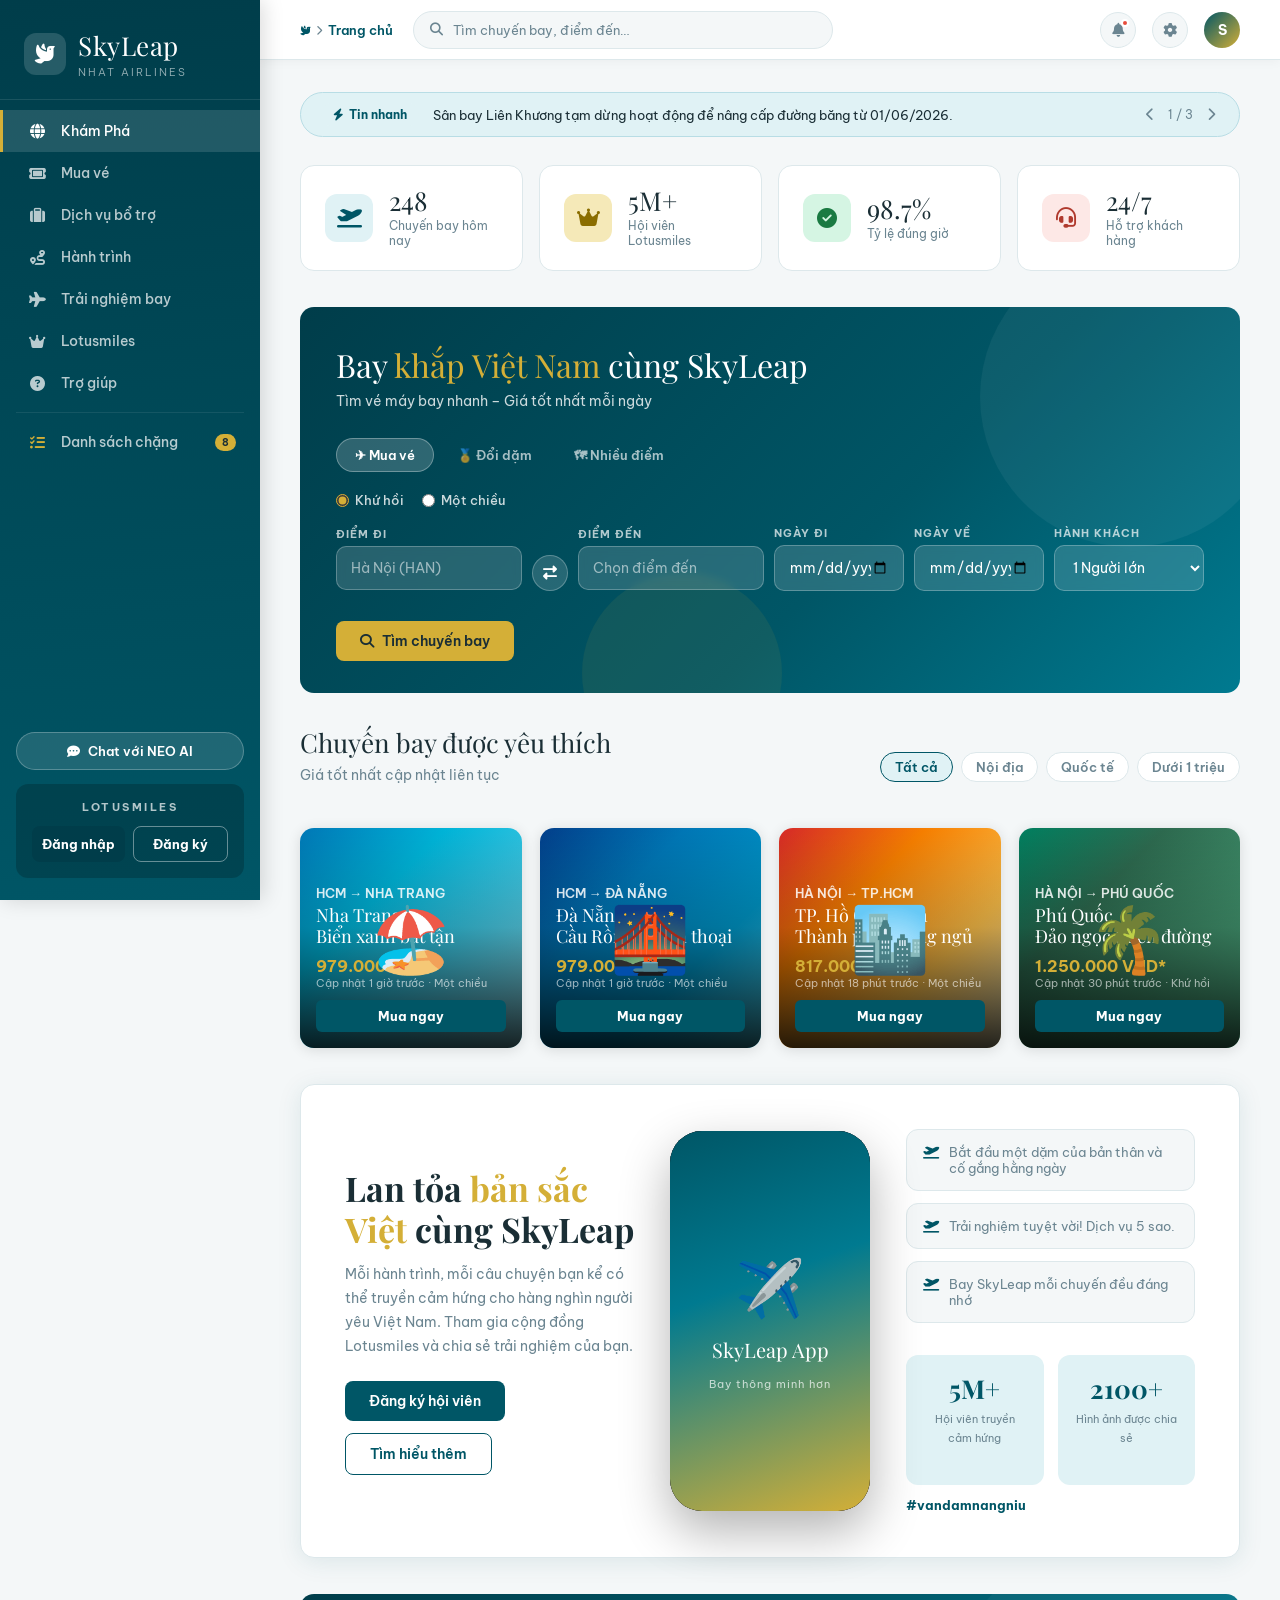
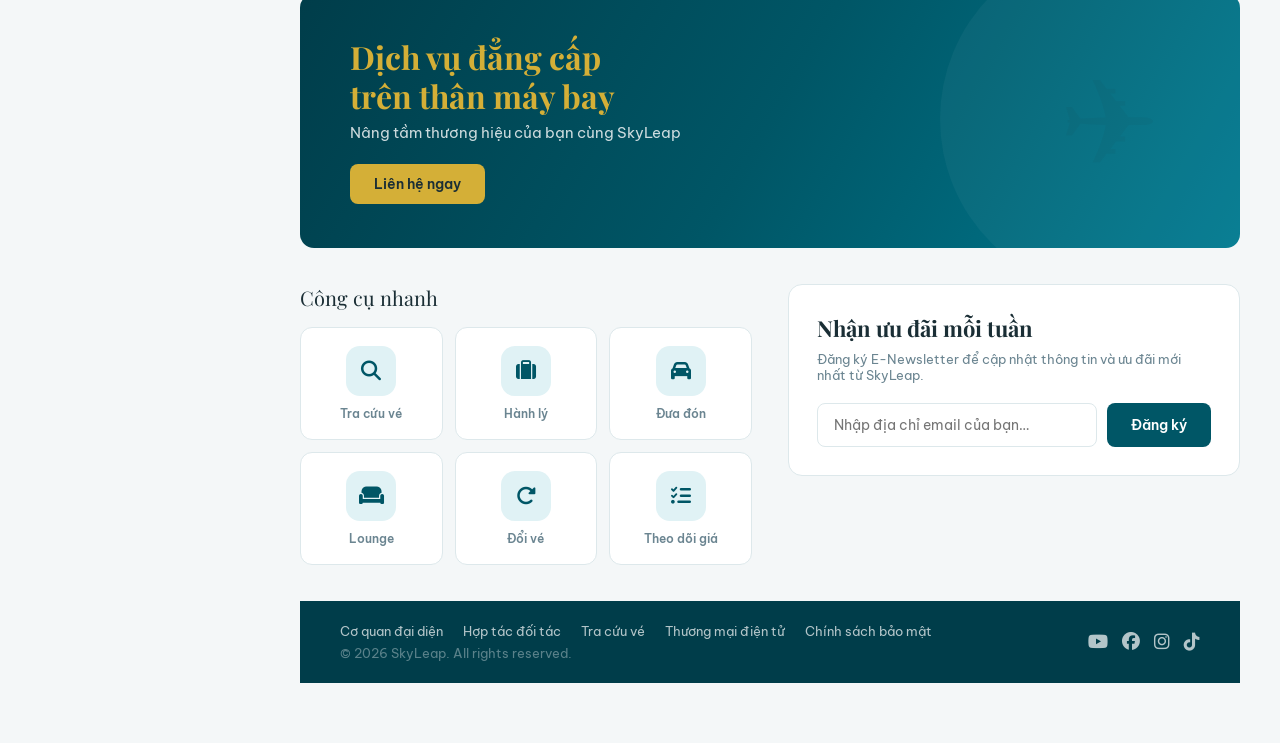
<file: index.html>
<!DOCTYPE html>
<html lang="vi">
<head>
    <meta charset="UTF-8">
    <meta name="viewport" content="width=device-width, initial-scale=1.0">
    <title>SkyLeap – Bay Khắp Việt Nam</title>
    <link href="https://cdnjs.cloudflare.com/ajax/libs/font-awesome/6.5.0/css/all.min.css" rel="stylesheet">
    <link href="https://fonts.googleapis.com/css2?family=Playfair+Display:wght@600;700&family=Be+Vietnam+Pro:wght@300;400;500;600;700&display=swap" rel="stylesheet">
    
    
    <link rel="stylesheet" href="style.css">
</head>
<body>

<div id="mobile-overlay" class="mobile-overlay" onclick="toggleMobileMenu()"></div>

<aside id="sidebar">
    <div class="sidebar-logo" onclick="switchTab('home-tab',document.getElementById('mn-khampha'))">
        <div class="icon-wrap"><i class="fa-solid fa-dove"></i></div>
        <div>SkyLeap<span class="logo-sub"> Nhat Airlines</span></div>
    </div>
    <ul class="menu">
        <li id="mn-khampha" class="menu-item active" onclick="toggleFlyout('fly-khampha',this)">
            <i class="fa-solid fa-globe"></i> Khám Phá
        </li>
        <li class="menu-item" onclick="toggleFlyout('fly-muave',this)">
            <i class="fa-solid fa-ticket"></i> Mua vé
        </li>
        <li class="menu-item" onclick="switchTab('services-tab',this)">
            <i class="fa-solid fa-suitcase"></i> Dịch vụ bổ trợ
        </li>
        <li class="menu-item" onclick="switchTab('itinerary-tab',this)">
            <i class="fa-solid fa-route"></i> Hành trình
        </li>
        <li class="menu-item" onclick="toggleFlyout('fly-exp',this)">
            <i class="fa-solid fa-plane"></i> Trải nghiệm bay
        </li>
        <li class="menu-item" onclick="switchTab('lotusmiles-tab',this)">
            <i class="fa-solid fa-crown"></i> Lotusmiles
        </li>
<li class="menu-item" onclick="switchTab('help-tab',this)">
            <i class="fa-solid fa-circle-question"></i> Trợ giúp
        </li>
        <div class="menu-sep"></div>
        <li id="mn-flightlist" class="menu-item" onclick="switchTab('flight-list-tab',this)">
            <i class="fa-solid fa-list-check" style="color:var(--accent)"></i>
            Danh sách chặng
            <span class="badge-pill" id="sidebar-count">8</span>
        </li>
    </ul>
    <div class="sidebar-bottom">
        <button class="chat-btn"><i class="fa-solid fa-comment-dots"></i> Chat với NEO AI</button>
        <div class="miles-box">
            <h5>Lotusmiles</h5>
            <div class="auth-row">
                <button class="btn-login-side" onclick="openAuth('login')">Đăng nhập</button>
                <button class="btn-reg-side" onclick="openAuth('register')">Đăng ký</button>
            </div>
        </div>
    </div>
</aside>

<div id="fly-khampha" class="flyout">
    <div class="flyout-close" onclick="closeFlyout('fly-khampha')"><i class="fa-solid fa-xmark"></i></div>
    <div class="flyout-heading"><i class="fa-solid fa-house"></i> Trang chủ</div>
    <ul class="flyout-list">
        <li onclick="switchTab('home-tab',document.getElementById('mn-khampha'))">Trang chủ SkyLeap</li>
    </ul>
    <div class="flyout-heading"><i class="fa-solid fa-tag"></i> Ưu đãi</div>
    <ul class="flyout-list">
        <li onclick="switchTab('home-tab',document.getElementById('mn-khampha'))">Ưu đãi tháng 5/2026</li>
        <li onclick="switchTab('home-tab',document.getElementById('mn-khampha'))">Ưu đãi LotuSociety</li>
        <li onclick="switchTab('home-tab',document.getElementById('mn-khampha'))">Vé nội địa siêu rẻ</li>
        <li onclick="switchTab('home-tab',document.getElementById('mn-khampha'))">Flash Sale cuối tuần</li>
    </ul>
</div>
<div id="fly-muave" class="flyout">
    <div class="flyout-close" onclick="closeFlyout('fly-muave')"><i class="fa-solid fa-xmark"></i></div>
    <div class="flyout-heading"><i class="fa-solid fa-wallet"></i> Mua vé & Đặt chỗ</div>
    <ul class="flyout-list">
        <li onclick="switchTab('booking-tab',null)">Mua vé máy bay</li>
        <li onclick="switchTab('itinerary-tab',null)">Quản lý đặt chỗ</li>
        <li onclick="switchTab('itinerary-tab',null)">Làm thủ tục (Check-in)</li>
        <li onclick="switchTab('itinerary-tab',null)">Tra cứu chuyến bay</li>
    </ul>
    <div class="flyout-heading"><i class="fa-solid fa-book-open"></i> Hướng dẫn</div>
    <ul class="flyout-list">
        <li onclick="switchTab('help-tab',null)">Hướng dẫn đặt vé online</li>
        <li onclick="switchTab('help-tab',null)">Chính sách hoàn – đổi vé</li>
    </ul>
</div>
<div id="fly-exp" class="flyout">
<div class="flyout-close" onclick="closeFlyout('fly-exp')"><i class="fa-solid fa-xmark"></i></div>
    <div class="flyout-heading"><i class="fa-solid fa-plane"></i> Hạng ghế</div>
    <ul class="flyout-list">
        <li onclick="switchTab('experience-tab',null)">Hạng Thương gia</li>
        <li onclick="switchTab('experience-tab',null)">Hạng Phổ thông Đặc biệt</li>
        <li onclick="switchTab('experience-tab',null)">Hạng Phổ thông</li>
    </ul>
    <div class="flyout-heading"><i class="fa-solid fa-film"></i> Tiện ích</div>
    <ul class="flyout-list">
        <li onclick="switchTab('experience-tab',null)">Giải trí trên chuyến bay</li>
        <li onclick="switchTab('experience-tab',null)">Ẩm thực trên không</li>
    </ul>
</div>

<div id="main">
    <div class="topbar">
        <div class="mobile-menu-btn" onclick="toggleMobileMenu()">
            <i class="fa-solid fa-bars"></i>
        </div>
        <div class="topbar-breadcrumb">
            <i class="fa-solid fa-dove" style="color:var(--primary)"></i>
            <i class="fa-solid fa-chevron-right"></i>
            <span class="current" id="breadcrumb-current">Trang chủ</span>
        </div>
        <div class="topbar-search">
            <i class="fa-solid fa-magnifying-glass"></i>
            <input type="text" id="topbar-q" placeholder="Tìm chuyến bay, điểm đến…" oninput="onTopbarSearch()">
        </div>
        <div class="topbar-right">
            <div class="topbar-icon" title="Thông báo"><i class="fa-solid fa-bell"></i><span class="notif-dot"></span></div>
            <div class="topbar-icon" title="Cài đặt"><i class="fa-solid fa-gear"></i></div>
            <div class="topbar-avatar" onclick="openAuth('login')" title="Tài khoản">S</div>
        </div>
    </div>

    <div id="home-tab" class="tab-content active">
    <div class="page-body">
        <div class="ticker">
            <span class="badge badge-primary"><i class="fa-solid fa-bolt"></i> Tin nhanh</span>
            <span id="ticker-text">Sân bay Liên Khương tạm dừng hoạt động để nâng cấp đường băng từ 01/06/2026.</span>
            <div class="ticker-nav">
                <button onclick="changeTicker(-1)"><i class="fa-solid fa-chevron-left"></i></button>
                <span id="ticker-page">1 / 3</span>
                <button onclick="changeTicker(1)"><i class="fa-solid fa-chevron-right"></i></button>
            </div>
        </div>

        <div class="stats-strip">
            <div class="stat-card"><div class="stat-icon teal"><i class="fa-solid fa-plane-departure"></i></div><div><div class="stat-val">248</div><div class="stat-lbl">Chuyến bay hôm nay</div></div></div>
<div class="stat-card"><div class="stat-icon gold"><i class="fa-solid fa-crown"></i></div><div><div class="stat-val">5M+</div><div class="stat-lbl">Hội viên Lotusmiles</div></div></div>
            <div class="stat-card"><div class="stat-icon green"><i class="fa-solid fa-circle-check"></i></div><div><div class="stat-val">98.7%</div><div class="stat-lbl">Tỷ lệ đúng giờ</div></div></div>
            <div class="stat-card"><div class="stat-icon red"><i class="fa-solid fa-headset"></i></div><div><div class="stat-val">24/7</div><div class="stat-lbl">Hỗ trợ khách hàng</div></div></div>
        </div>

        <div class="hero-search">
            <div class="hero-heading">Bay <span>khắp Việt Nam</span> cùng SkyLeap</div>
            <div class="hero-sub">Tìm vé máy bay nhanh – Giá tốt nhất mỗi ngày</div>
            <div class="search-tabs">
                <div class="search-tab active">✈ Mua vé</div>
                <div class="search-tab">🏅 Đổi dặm</div>
                <div class="search-tab">🗺 Nhiều điểm</div>
            </div>
            <div class="trip-radio">
                <label><input type="radio" name="trip" checked> Khứ hồi</label>
                <label><input type="radio" name="trip"> Một chiều</label>
            </div>
            <div class="search-row">
                <div class="sf-group" style="flex:2;min-width:160px"><label>Điểm đi</label><input type="text" placeholder="Hà Nội (HAN)"></div>
                <div class="sf-swap" title="Đổi chiều"><i class="fa-solid fa-right-left"></i></div>
                <div class="sf-group" style="flex:2;min-width:160px"><label>Điểm đến</label><input type="text" placeholder="Chọn điểm đến"></div>
                <div class="sf-group" style="flex:1.2;min-width:130px"><label>Ngày đi</label><input type="date"></div>
                <div class="sf-group" style="flex:1.2;min-width:130px"><label>Ngày về</label><input type="date"></div>
                <div class="sf-group" style="flex:1.5;min-width:150px"><label>Hành khách</label>
                    <select><option>1 Người lớn</option><option>2 Người lớn</option><option>2 Người lớn, 1 Trẻ em</option></select>
                </div>
                <button class="btn btn-gold" onclick="switchTab('booking-tab',null)" style="margin-top:20px;white-space:nowrap"><i class="fa-solid fa-magnifying-glass"></i> Tìm chuyến bay</button>
            </div>
        </div>

        <div class="flights-heading">
            <div>
                <div class="section-title">Chuyến bay được yêu thích</div>
                <div class="section-sub">Giá tốt nhất cập nhật liên tục</div>
            </div>
            <div class="filter-pills">
                <div class="filter-pill active">Tất cả</div>
                <div class="filter-pill">Nội địa</div>
<div class="filter-pill">Quốc tế</div>
                <div class="filter-pill">Dưới 1 triệu</div>
            </div>
        </div>

        <div class="flights-grid">
            <div class="flight-card" onclick="switchTab('booking-tab',null)">
                <div class="fc-bg fc-bg-nhatrang"><span style="z-index:1;position:relative">🏖️</span></div>
                <div class="fc-overlay"></div>
                <div class="fc-body">
                    <div class="fc-route">HCM → NHA TRANG</div>
                    <div class="fc-city">Nha Trang<br>Biển xanh bất tận</div>
                    <div class="fc-price">979.000 VND*</div>
                    <div class="fc-meta">Cập nhật 1 giờ trước · Một chiều</div>
                    <button class="fc-buy">Mua ngay</button>
                </div>
            </div>
            <div class="flight-card" onclick="switchTab('booking-tab',null)">
                <div class="fc-bg fc-bg-danang"><span style="z-index:1;position:relative">🌉</span></div>
                <div class="fc-overlay"></div>
                <div class="fc-body">
                    <div class="fc-route">HCM → ĐÀ NẴNG</div>
                    <div class="fc-city">Đà Nẵng<br>Cầu Rồng huyền thoại</div>
                    <div class="fc-price">979.000 VND*</div>
                    <div class="fc-meta">Cập nhật 1 giờ trước · Một chiều</div>
                    <button class="fc-buy">Mua ngay</button>
                </div>
            </div>
            <div class="flight-card" onclick="switchTab('booking-tab',null)">
                <div class="fc-bg fc-bg-hcm"><span style="z-index:1;position:relative">🏙️</span></div>
                <div class="fc-overlay"></div>
                <div class="fc-body">
                    <div class="fc-route">HÀ NỘI → TP.HCM</div>
                    <div class="fc-city">TP. Hồ Chí Minh<br>Thành phố không ngủ</div>
                    <div class="fc-price">817.000 VND*</div>
                    <div class="fc-meta">Cập nhật 18 phút trước · Một chiều</div>
                    <button class="fc-buy">Mua ngay</button>
                </div>
            </div>
            <div class="flight-card" onclick="switchTab('booking-tab',null)">
                <div class="fc-bg fc-bg-phuquoc"><span style="z-index:1;position:relative">🌴</span></div>
                <div class="fc-overlay"></div>
                <div class="fc-body">
                    <div class="fc-route">HÀ NỘI → PHÚ QUỐC</div>
                    <div class="fc-city">Phú Quốc<br>Đảo ngọc thiên đường</div>
                    <div class="fc-price">1.250.000 VND*</div>
                    <div class="fc-meta">Cập nhật 30 phút trước · Khứ hồi</div>
                    <button class="fc-buy">Mua ngay</button>
                </div>
</div>
        </div>

        <div class="culture">
            <div>
                <h2>Lan tỏa <span>bản sắc Việt</span> cùng SkyLeap</h2>
                <p>Mỗi hành trình, mỗi câu chuyện bạn kể có thể truyền cảm hứng cho hàng nghìn người yêu Việt Nam. Tham gia cộng đồng Lotusmiles và chia sẻ trải nghiệm của bạn.</p>
                <div style="display:flex;gap:12px;flex-wrap:wrap;">
                    <button class="btn btn-primary" onclick="openAuth('register')">Đăng ký hội viên</button>
                    <button class="btn btn-outline">Tìm hiểu thêm</button>
                </div>
            </div>
            <div class="phone-wrap">
                <div class="phone-screen">
                    <div class="ph-icon">✈️</div>
                    <div class="ph-txt">SkyLeap App</div>
                    <div class="ph-sub">Bay thông minh hơn</div>
                </div>
            </div>
            <div class="culture-social">
                <div class="social-comment"><i class="fa-solid fa-plane-departure"></i> Bắt đầu một dặm của bản thân và cố gắng hằng ngày</div>
                <div class="social-comment"><i class="fa-solid fa-plane-departure"></i> Trải nghiệm tuyệt vời! Dịch vụ 5 sao.</div>
                <div class="social-comment"><i class="fa-solid fa-plane-departure"></i> Bay SkyLeap mỗi chuyến đều đáng nhớ</div>
                <div class="culture-nums">
                    <div class="cnum"><h3>5M+</h3><p>Hội viên truyền cảm hứng</p></div>
                    <div class="cnum"><h3>2100+</h3><p>Hình ảnh được chia sẻ</p></div>
                </div>
                <a href="#" style="color:var(--primary);font-weight:700;font-size:13px;">#vandamnangniu</a>
            </div>
        </div>

        <div class="ad-banner" style="margin-bottom:36px;">
            <div class="ad-text">
                <h2>Dịch vụ đẳng cấp<br>trên thân máy bay</h2>
                <p>Nâng tầm thương hiệu của bạn cùng SkyLeap</p>
                <button class="btn btn-gold">Liên hệ ngay</button>
            </div>
        </div>

        <div class="tools-row">
            <div class="tools-col">
                <div class="section-title" style="font-size:20px;">Công cụ nhanh</div>
                <div class="tools-grid">
                    <div class="tool-item" onclick="switchTab('booking-tab',null)"><div class="tool-icon-wrap"><i class="fa-solid fa-magnifying-glass"></i></div><div class="tool-label">Tra cứu vé</div></div>
                    <div class="tool-item" onclick="switchTab('services-tab',null)"><div class="tool-icon-wrap"><i class="fa-solid fa-suitcase"></i></div><div class="tool-label">Hành lý</div></div>
<div class="tool-item" onclick="switchTab('services-tab',null)"><div class="tool-icon-wrap"><i class="fa-solid fa-car"></i></div><div class="tool-label">Đưa đón</div></div>
                    <div class="tool-item" onclick="switchTab('services-tab',null)"><div class="tool-icon-wrap"><i class="fa-solid fa-couch"></i></div><div class="tool-label">Lounge</div></div>
                    <div class="tool-item" onclick="switchTab('itinerary-tab',null)"><div class="tool-icon-wrap"><i class="fa-solid fa-rotate-right"></i></div><div class="tool-label">Đổi vé</div></div>
                    <div class="tool-item" onclick="switchTab('flight-list-tab',document.getElementById('mn-flightlist'))"><div class="tool-icon-wrap"><i class="fa-solid fa-list-check"></i></div><div class="tool-label">Theo dõi giá</div></div>
                </div>
            </div>
            <div class="tools-col">
                <div class="newsletter">
                    <h3>Nhận ưu đãi mỗi tuần</h3>
                    <p>Đăng ký E-Newsletter để cập nhật thông tin và ưu đãi mới nhất từ SkyLeap.</p>
                    <div class="nl-form">
                        <input type="email" placeholder="Nhập địa chỉ email của bạn…">
                        <button class="btn btn-primary">Đăng ký</button>
                    </div>
                </div>
            </div>
        </div>

        <footer>
            <div>
                <div class="footer-links">
                    <a href="#">Cơ quan đại diện</a><a href="#">Hợp tác đối tác</a>
                    <a href="#">Tra cứu vé</a><a href="#">Thương mại điện tử</a><a href="#">Chính sách bảo mật</a>
                </div>
                <div style="opacity:.5;margin-top:6px;">© 2026 SkyLeap. All rights reserved.</div>
            </div>
            <div class="footer-social">
                <i class="fa-brands fa-youtube"></i><i class="fa-brands fa-facebook"></i>
                <i class="fa-brands fa-instagram"></i><i class="fa-brands fa-tiktok"></i>
            </div>
        </footer>
    </div>
    </div>

    <div id="booking-tab" class="tab-content">
    <div class="page-body">
        <div class="section-title">🎟 Tìm kiếm & Mua vé chuyến bay</div>
        <div class="section-sub">Giá tốt nhất, đặt nhanh nhất</div>
        <div class="booking-wrap">
            <div class="card card-pad" style="margin-bottom:24px;">
                <div style="display:flex;gap:20px;margin-bottom:20px;border-bottom:2px solid var(--border);padding-bottom:0;">
                    <div style="padding:0 0 14px;font-weight:700;color:var(--primary);border-bottom:2px solid var(--primary);margin-bottom:-2px;">Mua vé máy bay</div>
<div style="padding:0 0 14px;font-weight:700;color:var(--txt-muted);cursor:pointer;" onclick="switchTab('lotusmiles-tab',null)">Đổi thưởng lấy vé</div>
                    <div style="padding:0 0 14px;font-weight:700;color:var(--txt-muted);cursor:pointer;">Nhiều điểm đến</div>
                </div>
                <div class="trip-radio" style="margin-top:16px;">
                    <label><input type="radio" name="trip2" checked> Khứ hồi</label>
                    <label><input type="radio" name="trip2"> Một chiều</label>
                    <label><input type="radio" name="trip2"> Nhiều chặng</label>
                </div>
                <div class="form-row">
                    <div class="form-group"><label>Điểm khởi hành</label><input type="text" placeholder="Hà Nội (HAN)"></div>
                    <div class="swap-btn"><i class="fa-solid fa-right-left"></i></div>
                    <div class="form-group"><label>Điểm đến</label><input type="text" placeholder="Chọn thành phố hoặc sân bay"></div>
                </div>
                <div class="form-row">
                    <div class="form-group"><label>Ngày đi</label><input type="date"></div>
                    <div class="form-group"><label>Ngày về</label><input type="date"></div>
                    <div class="form-group"><label>Hành khách & Hạng ghế</label>
                        <select><option>1 Người lớn – Phổ thông</option><option>2 Người lớn – Phổ thông</option><option>1 Người lớn – Thương gia</option></select>
                    </div>
                </div>
                <div class="promo-row">
                    <div class="form-group"><label>Mã khuyến mại (không bắt buộc)</label><input type="text" placeholder="Nhập mã nếu có"></div>
                    <button class="btn btn-primary" style="margin-top:20px;"><i class="fa-solid fa-magnifying-glass"></i> Tìm Chuyến Bay</button>
                </div>
            </div>
            <div class="card card-pad" style="background:var(--primary-lg);border-color:var(--primary);">
                <div style="display:flex;align-items:center;gap:12px;margin-bottom:12px;">
                    <i class="fa-solid fa-calendar-days" style="color:var(--primary);font-size:18px;"></i>
                    <strong style="color:var(--primary-dk)">Lịch giá thấp nhất</strong>
                </div>
                <p style="font-size:13px;color:var(--txt-muted);">Chọn ngày bay linh hoạt để tìm giá rẻ nhất. Thứ Ba và Thứ Tư thường có giá thấp hơn cuối tuần.</p>
            </div>
        </div>
    </div>
    </div>

    <div id="services-tab" class="tab-content">
    <div class="page-body">
        <div class="section-title">🧳 Dịch vụ bổ trợ</div>
        <div class="section-sub">Tùy chỉnh hành trình theo sở thích của bạn</div>
<div class="services-grid">
            <div class="svc-card"><div class="svc-icon-top c1"><i class="fa-solid fa-suitcase-rolling"></i></div><div class="svc-body"><h4>Hành lý trả trước</h4><p>Mua thêm hành lý ngay khi đặt vé để tiết kiệm lên đến 50% so với mua tại sân bay.</p><button class="btn btn-outline btn-sm btn-full">Mua thêm hành lý</button></div></div>
            <div class="svc-card"><div class="svc-icon-top c2"><i class="fa-solid fa-chair"></i></div><div class="svc-body"><h4>Chọn chỗ ngồi</h4><p>Lựa chọn chỗ ngồi yêu thích: gần cửa sổ, cạnh lối đi hay chỗ để chân rộng rãi.</p><button class="btn btn-outline btn-sm btn-full">Chọn chỗ ngồi</button></div></div>
            <div class="svc-card"><div class="svc-icon-top c3"><i class="fa-solid fa-utensils"></i></div><div class="svc-body"><h4>Suất ăn đặc biệt</h4><p>Ẩm thực trên không phong phú, đáp ứng đa dạng yêu cầu ăn kiêng và tôn giáo.</p><button class="btn btn-outline btn-sm btn-full">Đặt suất ăn</button></div></div>
            <div class="svc-card"><div class="svc-icon-top c4"><i class="fa-solid fa-martini-glass-citrus"></i></div><div class="svc-body"><h4>Phòng chờ Thương gia</h4><p>Thư giãn tại không gian sang trọng, thưởng thức buffet miễn phí trước giờ bay.</p><button class="btn btn-outline btn-sm btn-full">Mua vé phòng chờ</button></div></div>
            <div class="svc-card"><div class="svc-icon-top c1"><i class="fa-solid fa-car"></i></div><div class="svc-body"><h4>Dịch vụ đưa đón</h4><p>Đặt xe đưa đón sân bay tiện lợi, an toàn với giá cạnh tranh từ các đối tác của SkyLeap.</p><button class="btn btn-outline btn-sm btn-full">Đặt xe ngay</button></div></div>
            <div class="svc-card"><div class="svc-icon-top c2"><i class="fa-solid fa-umbrella-beach"></i></div><div class="svc-body"><h4>Gói du lịch</h4><p>Kết hợp vé máy bay, khách sạn và tour trọn gói để tiết kiệm chi phí tối đa.</p><button class="btn btn-outline btn-sm btn-full">Xem gói tour</button></div></div>
        </div>
    </div>
    </div>

    <div id="itinerary-tab" class="tab-content">
    <div class="page-body">
        <div class="section-title">🗺 Quản lý Hành trình</div>
        <div class="section-sub">Tra cứu, check-in và theo dõi chuyến bay của bạn</div>
        <div class="itin-grid">
            <div class="itin-card">
                <h3><i class="fa-solid fa-passport"></i> Quản lý Đặt chỗ / Check-in</h3>
                <div class="form-group" style="margin-bottom:14px;"><label>Mã đặt chỗ (PNR) / Số vé điện tử</label><input type="text" placeholder="VD: ABC123"></div>
                <div class="form-group" style="margin-bottom:20px;"><label>Họ của hành khách (viết HOA)</label><input type="text" placeholder="VD: NGUYEN"></div>
<button class="btn btn-primary btn-full">Tìm đặt chỗ</button>
            </div>
            <div class="itin-card" style="background:var(--bg);border-color:var(--border);box-shadow:none;">
                <h3><i class="fa-solid fa-plane-arrival"></i> Trạng thái chuyến bay</h3>
                <div class="form-group" style="margin-bottom:14px;"><label>Số hiệu chuyến bay</label>
                    <div style="display:flex;gap:10px;">
                        <input type="text" value="SK" readonly style="width:60px;background:#eee;text-align:center;font-weight:700;">
                        <input type="text" placeholder="VD: 212" style="flex:1;">
                    </div>
                </div>
                <div class="form-group" style="margin-bottom:20px;"><label>Ngày khởi hành</label><input type="date"></div>
                <button class="btn btn-outline btn-full">Kiểm tra trạng thái</button>
            </div>
        </div>
    </div>
    </div>

    <div id="experience-tab" class="tab-content">
    <div class="page-body">
        <div class="section-title">✈ Trải nghiệm bay cùng SkyLeap</div>
        <div class="section-sub">Tiện nghi tối đa, dịch vụ đẳng cấp quốc tế trên mọi độ cao</div>
        <div class="exp-grid">
            <div class="exp-card">
                <div class="exp-illustration exp-ill-business">
                    <div class="exp-ill-icon">💺</div>
                    <div class="exp-ill-label">Hạng Thương Gia</div>
                </div>
                <div class="exp-body">
                    <span class="badge badge-gold" style="margin-bottom:10px;">Cao cấp</span>
                    <h4>Hạng Thương Gia</h4>
                    <p>Ghế ngả phẳng 180°, menu ẩm thực thượng hạng, không gian làm việc riêng tư và ưu tiên toàn hành trình.</p>
                </div>
            </div>
            <div class="exp-card">
                <div class="exp-illustration exp-ill-economy">
                    <div class="exp-ill-icon">🛫</div>
                    <div class="exp-ill-label">Hạng Phổ Thông ĐB</div>
                </div>
                <div class="exp-body">
                    <span class="badge badge-primary" style="margin-bottom:10px;">Phổ biến</span>
                    <h4>Hạng Phổ Thông Đặc Biệt</h4>
                    <p>Khoảng cách ghế rộng hơn, ngả lưng thoải mái, ưu tiên làm thủ tục và hành lý ký gửi thêm.</p>
                </div>
            </div>
            <div class="exp-card">
                <div class="exp-illustration exp-ill-entertainment">
                    <div class="exp-ill-icon">🎬</div>
                    <div class="exp-ill-label">Giải Trí Đỉnh Cao</div>
                </div>
                <div class="exp-body">
<span class="badge badge-muted" style="margin-bottom:10px;">Giải trí</span>
                    <h4>Giải Trí Đỉnh Cao</h4>
                    <p>Màn hình cá nhân 4K, kho phim bom tấn, âm nhạc và trò chơi đa dạng trên mọi chuyến bay.</p>
                </div>
            </div>
        </div>
    </div>
    </div>

    <div id="lotusmiles-tab" class="tab-content">
    <div class="page-body">
        <div class="miles-hero">
            <div>
                <div style="margin-bottom:14px;"><span class="badge badge-gold">Chương trình hội viên</span></div>
                <h2>Tích lũy dặm bay,<br><span>Nhận ngàn ưu đãi</span></h2>
                <p>Trở thành hội viên Lotusmiles ngay hôm nay để tận hưởng vô vàn đặc quyền: ưu tiên làm thủ tục, phòng chờ Thương gia, thêm hành lý miễn cước và sử dụng dặm để đổi vé miễn phí.</p>
                <div style="display:flex;gap:12px;flex-wrap:wrap;">
                    <button class="btn btn-gold" onclick="openAuth('login')">Đăng nhập Hội viên</button>
                    <button class="btn btn-outline" style="border-color:rgba(255,255,255,.4);color:rgba(255,255,255,.8);" onclick="openAuth('register')">Đăng ký mới</button>
                </div>
            </div>
            <div class="miles-visual">
                <div class="mv-icon">🌸</div>
                <h3>Lotusmiles</h3>
                <p>Tích điểm mỗi chuyến bay<br>Đổi thưởng không giới hạn</p>
                <div class="mv-nums">
                    <div class="mv-num"><div class="n">5M+</div><div class="l">Hội viên</div></div>
                    <div class="mv-num"><div class="n">200+</div><div class="l">Đối tác</div></div>
                    <div class="mv-num"><div class="n">50+</div><div class="l">Điểm đến</div></div>
                </div>
            </div>
        </div>
        <div class="section-title" style="font-size:20px;margin-bottom:16px;">Cấp hội viên</div>
        <div class="miles-tiers">
            <div class="tier-card silver"><div class="tier-icon">🥈</div><h4>Silver</h4><p>Từ 0 – 24.999 dặm<br>Ưu đãi cơ bản</p></div>
            <div class="tier-card gold"><div class="tier-icon">🥇</div><h4>Gold</h4><p>Từ 25.000 – 49.999 dặm<br>Thêm hành lý miễn phí</p></div>
            <div class="tier-card platinum"><div class="tier-icon">💎</div><h4>Platinum</h4><p>Từ 50.000 – 99.999 dặm<br>Phòng chờ sân bay</p></div>
            <div class="tier-card diamond"><div class="tier-icon">👑</div><h4>Diamond</h4><p>Từ 100.000 dặm trở lên<br>Toàn bộ đặc quyền</p></div>
        </div>
    </div>
    </div>

    <div id="help-tab" class="tab-content">
    <div class="page-body">
        <div class="section-title">     Trung tâm Trợ giúp</div>
        <div class="section-sub">Câu trả lời cho mọi thắc mắc của bạn</div>
<div class="help-grid">
            <div>
                <h3 style="margin-bottom:16px;color:var(--primary-dk);">Câu hỏi thường gặp</h3>
                <div class="faq-item" onclick="toggleFaq(this)">Quy định về hành lý xách tay và ký gửi <i class="fa-solid fa-chevron-down"></i></div>
                <div class="faq-answer">Hành lý xách tay tối đa 10kg (56×36×23 cm). Hành lý ký gửi tùy hạng vé: Phổ thông 23kg, Thương gia 32kg. Có thể mua thêm qua dịch vụ bổ trợ.</div>
                <div class="faq-item" onclick="toggleFaq(this)">Làm thế nào để hoàn, đổi vé trực tuyến? <i class="fa-solid fa-chevron-down"></i></div>
                <div class="faq-answer">Truy cập mục "Hành trình" → nhập mã PNR và họ hành khách → chọn "Đổi vé" hoặc "Hoàn vé". Phí đổi/hoàn tùy loại vé và thời điểm thực hiện.</div>
                <div class="faq-item" onclick="toggleFaq(this)">Quy định đối với phụ nữ mang thai <i class="fa-solid fa-chevron-down"></i></div>
                <div class="faq-answer">Thai dưới 28 tuần bay bình thường. Thai 28–32 tuần cần giấy chứng nhận của bác sĩ. Thai trên 32 tuần không được phép bay.</div>
                <div class="faq-item" onclick="toggleFaq(this)">Cần chuẩn bị giấy tờ gì khi bay nội địa? <i class="fa-solid fa-chevron-down"></i></div>
                <div class="faq-answer">CMND/CCCD/Hộ chiếu hoặc giấy tờ tùy thân hợp lệ do cơ quan nhà nước cấp. Trẻ em dưới 14 tuổi cần Giấy khai sinh bản gốc.</div>
                <div class="faq-item" onclick="toggleFaq(this)">Hướng dẫn làm thủ tục trực tuyến (Check-in online) <i class="fa-solid fa-chevron-down"></i></div>
                <div class="faq-answer">Check-in online mở cửa từ 48 giờ đến 1 giờ trước giờ bay (chuyến nội địa). Vào mục "Hành trình" → nhập thông tin → chọn ghế → tải thẻ lên máy bay.</div>
            </div>
            <div>
                <div class="support-box">
                    <h3><i class="fa-solid fa-headset"></i> Tổng đài hỗ trợ</h3>
                    <div class="support-lbl">Hỗ trợ khách hàng tại Việt Nam (24/7):</div>
                    <div class="support-phone">0967 116 716</div>
                    <div class="support-lbl">Hỗ trợ hội viên Lotusmiles:</div>
                    <div class="support-phone" style="font-size:22px;margin-bottom:24px;">1900 1800</div>
                    <button class="btn btn-outline btn-full" style="border-color:rgba(255,255,255,.4);color:#fff;"><i class="fa-solid fa-envelope"></i> Gửi yêu cầu Email</button>
                </div>
            </div>
        </div>
    </div>
    </div>

    <div id="flight-list-tab" class="tab-content">
    <div class="page-body">

        <div class="fl-hero">
            <div class="fl-hero-left">
                <h2>✈ Quản lý <span>Chặng Bay</span></h2>
<p>Theo dõi giá vé, tạo lộ trình đa điểm – không bao giờ bỏ lỡ giá tốt</p>
            </div>
            <div class="fl-hero-stats">
                <div class="fl-hstat"><div class="v" id="hs-total">0</div><div class="l">Chặng theo dõi</div></div>
                <div class="fl-hstat"><div class="v" id="hs-good">0</div><div class="l">Đạt mục tiêu</div></div>
                <div class="fl-hstat"><div class="v" id="hs-routes">0</div><div class="l">Lộ trình đã lưu</div></div>
            </div>
        </div>

        <div class="fl-stats">
            <div class="stat-card"><div class="stat-icon teal"><i class="fa-solid fa-plane-departure"></i></div><div><div class="stat-val" id="fs-total">0</div><div class="stat-lbl">Tổng chặng</div></div></div>
            <div class="stat-card"><div class="stat-icon green"><i class="fa-solid fa-circle-check"></i></div><div><div class="stat-val" id="fs-good">0</div><div class="stat-lbl">Đạt mục tiêu</div></div></div>
            <div class="stat-card"><div class="stat-icon gold"><i class="fa-solid fa-clock"></i></div><div><div class="stat-val" id="fs-wait">0</div><div class="stat-lbl">Đang chờ giá</div></div></div>
            <div class="stat-card"><div class="stat-icon red"><i class="fa-solid fa-moon"></i></div><div><div class="stat-val" id="fs-night">0</div><div class="stat-lbl">Chuyến bay đêm</div></div></div>
        </div>

        <div id="route-panel-wrap" class="route-panel-wrap" style="display:none;">
            <div class="route-card">
                <div class="route-header">
                    <div class="route-header-left">
                        <div class="route-header-icon"><i class="fa-solid fa-route"></i></div>
                        <div class="route-header-txt"><h3>Tạo lộ trình bay</h3><p>Kết hợp nhiều chặng thành hành trình hoàn chỉnh</p></div>
                    </div>
                    <div class="route-header-actions">
                        <button class="btn btn-sm" style="background:rgba(255,255,255,.12);color:#fff;border:1px solid rgba(255,255,255,.3);" onclick="addRouteStop()"><i class="fa-solid fa-plus"></i> Thêm điểm</button>
                        <button class="btn btn-sm" style="background:rgba(255,255,255,.12);color:#fff;border:1px solid rgba(255,255,255,.3);" onclick="clearRoute()"><i class="fa-solid fa-trash"></i> Xóa</button>
                        <button class="btn btn-gold btn-sm" onclick="saveRoute()"><i class="fa-solid fa-floppy-disk"></i> Lưu lộ trình</button>
                        <button class="btn btn-sm" style="background:rgba(255,255,255,.12);color:#fff;border:1px solid rgba(255,255,255,.3);" onclick="toggleRoutePanel()"><i class="fa-solid fa-xmark"></i></button>
                    </div>
                </div>
                <div class="route-body">
<div class="route-meta-row">
                        <div class="form-group"><label>Tên hành trình</label><input id="route-name" type="text" placeholder="VD: Hà Nội – Đà Nẵng – Phú Quốc" style="width:100%;padding:10px 14px;border:1.5px solid var(--border);border-radius:8px;font-family:var(--font-body);font-size:14px;outline:none;background:#fff;transition:.2s;"></div>
                        <div class="form-group"><label>Loại hành trình</label>
                            <select id="route-type" style="padding:10px 14px;border:1.5px solid var(--border);border-radius:8px;font-family:var(--font-body);font-size:14px;background:#fff;outline:none;">
                                <option>Một chiều</option><option>Khứ hồi</option><option>Đa điểm</option>
                            </select>
                        </div>
                    </div>
                    <div style="font-size:12px;font-weight:700;color:var(--txt-muted);text-transform:uppercase;letter-spacing:1px;margin-bottom:8px;">Các điểm dừng</div>
                    <div id="route-stops-list"></div>
                    <div id="route-summary-box" class="route-summary-box" style="display:none;">
                        <h4><i class="fa-solid fa-map-location-dot" style="color:var(--primary)"></i> Tóm tắt lộ trình</h4>
                        <div id="route-path" class="route-path"></div>
                    </div>
                </div>
            </div>
        </div>

        <div id="saved-routes-section" style="display:none;margin-bottom:20px;">
            <div style="font-family:var(--font-head);font-size:18px;color:var(--primary-dk);display:flex;align-items:center;gap:8px;margin-bottom:12px;">
                <i class="fa-solid fa-bookmark" style="color:var(--accent)"></i> Lộ trình đã lưu
            </div>
            <div id="saved-routes-list" style="display:flex;gap:12px;flex-wrap:wrap;"></div>
        </div>

        <div class="fl-action-row">
            <div class="fl-action-left">
                <button class="btn btn-primary" onclick="openFlightModal()"><i class="fa-solid fa-plus"></i> Thêm chặng mới</button>
                <button class="btn btn-outline" id="btn-toggle-route" onclick="toggleRoutePanel()"><i class="fa-solid fa-route"></i> Tạo lộ trình</button>
            </div>
            <div class="fl-action-right">
                <button class="btn btn-sm" id="btn-del-selected" style="display:none;border:1.5px solid var(--danger);color:var(--danger);background:transparent;" onclick="deleteSelected()">
                    <i class="fa-solid fa-trash"></i> Xóa đã chọn (<span id="sel-count">0</span>)
                </button>
<button class="btn btn-sm" style="border:1.5px solid var(--border);background:#fff;color:var(--txt-muted);" onclick="clearAllFlights()">
                    <i class="fa-solid fa-trash-can"></i> Xóa tất cả
                </button>
            </div>
        </div>

        <div class="fl-toolbar">
            <div class="fl-toolbar-left">
                <button class="fl-filter-btn active" onclick="setFilter('all',this)">Tất cả</button>
                <button class="fl-filter-btn" onclick="setFilter('good',this)">✅ Đạt mục tiêu</button>
                <button class="fl-filter-btn" onclick="setFilter('wait',this)">⏳ Đang chờ</button>
                <button class="fl-filter-btn" onclick="setFilter('night',this)">🌙 Bay đêm</button>
            </div>
            <div class="fl-toolbar-right">
                <input id="fl-search" class="fl-input" type="text" placeholder="Tìm chặng…" oninput="renderGrid()" style="width:160px;">
                <select id="fl-sort" class="fl-input" onchange="renderGrid()" style="width:170px;">
                    <option value="idx">Mặc định</option>
                    <option value="price-asc">Giá tăng dần</option>
                    <option value="price-desc">Giá giảm dần</option>
                    <option value="time-asc">Giờ sớm nhất</option>
                    <option value="time-desc">Giờ muộn nhất</option>
                    <option value="name">Tên chặng A–Z</option>
                </select>
            </div>
        </div>

        <div id="flights-card-grid"></div>

        <div id="fl-empty" class="empty-state" style="display:none;">
            <div class="icon"><i class="fa-solid fa-plane-slash"></i></div>
            <h3>Chưa có chặng bay nào</h3>
            <p>Nhấn "Thêm chặng mới" để bắt đầu theo dõi giá vé và tạo lộ trình</p>
            <button class="btn btn-primary" onclick="openFlightModal()"><i class="fa-solid fa-plus"></i> Thêm chặng đầu tiên</button>
        </div>

    </div>
    </div>

</div><div id="auth-modal" class="modal-overlay hidden">
    <div class="auth-card">
        <div class="auth-header">
            <h3 id="auth-title">Đăng nhập tài khoản</h3>
            <button class="modal-close" onclick="closeAuth()"><i class="fa-solid fa-xmark"></i></button>
        </div>
        <div class="auth-body">
            <div class="auth-side">
                <h4>Chào mừng đến với SkyLeap</h4>
                <p>Đăng nhập để quản lý hành trình, tích lũy dặm Lotusmiles và nhận ưu đãi độc quyền.</p>
                <button class="auth-side-btn" onclick="switchAuthMode('login')">Đăng nhập</button>
                <button class="auth-side-btn" onclick="switchAuthMode('register')">Đăng ký miễn phí</button>
            </div>
            <div class="auth-main">
<div class="auth-tabs">
                    <button class="auth-tab active" id="tab-login" onclick="switchAuthMode('login')">Đăng nhập</button>
                    <button class="auth-tab" id="tab-register" onclick="switchAuthMode('register')">Đăng ký</button>
                </div>
                <form id="login-form" class="auth-form active" onsubmit="doLogin(event)">
                    <label>Email</label>
                    <input type="email" id="ln-email" placeholder="email@example.com" required>
                    <label>Mật khẩu</label>
                    <input type="password" id="ln-pw" placeholder="Nhập mật khẩu" required>
                    <button type="submit" class="submit-btn">Đăng nhập</button>
                    <p class="auth-note">Chưa có tài khoản? <a href="#" onclick="switchAuthMode('register');return false;">Đăng ký ngay</a></p>
                    <div class="auth-msg" id="login-msg"></div>
                </form>
                <form id="reg-form" class="auth-form" onsubmit="doRegister(event)">
                    <label>Họ và tên</label>
                    <input type="text" id="rg-name" placeholder="Nguyễn Văn A" required>
                    <label>Email</label>
                    <input type="email" id="rg-email" placeholder="email@example.com" required>
                    <label>Mật khẩu</label>
                    <input type="password" id="rg-pw" placeholder="Tối thiểu 6 ký tự" required>
                    <label>Xác nhận mật khẩu</label>
                    <input type="password" id="rg-cf" placeholder="Nhập lại mật khẩu" required>
                    <button type="submit" class="submit-btn">Tạo tài khoản</button>
                    <p class="auth-note">Đã có tài khoản? <a href="#" onclick="switchAuthMode('login');return false;">Đăng nhập tại đây</a></p>
                    <div class="auth-msg" id="reg-msg"></div>
                </form>
            </div>
        </div>
    </div>
</div>

<div id="flight-modal" class="modal-overlay hidden">
    <div class="flight-modal-box">
        <div class="fm-header">
            <h3 id="fm-title">✈ Thêm chặng mới</h3>
            <button class="modal-close" onclick="closeFlightModal()"><i class="fa-solid fa-xmark"></i></button>
        </div>
        <div class="fm-body">
            <input type="hidden" id="edit-id">
            <div class="fm-grid">
                <div class="form-group"><label>Sân bay đi (mã IATA)</label><input id="m-from" type="text" placeholder="VD: HAN" style="text-transform:uppercase;width:100%;"></div>
                <div class="form-group"><label>Sân bay đến (mã IATA)</label><input id="m-to" type="text" placeholder="VD: SGN" style="text-transform:uppercase;width:100%;"></div>
<div class="form-group"><label>Giờ khởi hành</label><input id="m-dep" type="time" style="width:100%;"></div>
                <div class="form-group"><label>Giờ đến</label><input id="m-arr" type="time" style="width:100%;"></div>
                <div class="form-group"><label>Thời gian bay</label><input id="m-dur" type="text" placeholder="VD: 2h10m" style="width:100%;"></div>
                <div class="form-group"><label>Số hiệu chuyến bay</label><input id="m-flight-no" type="text" placeholder="VD: SK212" style="width:100%;"></div>
                <div class="form-group"><label>Giá hiện tại (VND)</label><input id="m-cur" type="number" placeholder="VD: 1200000" min="0" style="width:100%;"></div>
                <div class="form-group"><label>Giá mục tiêu (VND)</label><input id="m-tgt" type="number" placeholder="VD: 990000" min="0" style="width:100%;"></div>
                <div class="form-group"><label>Loại chuyến bay</label>
                    <select id="m-type" style="width:100%;">
                        <option value="domestic">Nội địa</option>
                        <option value="international">Quốc tế</option>
                    </select>
                </div>
                <div class="form-group"><label>Hạng ghế</label>
                    <select id="m-class" style="width:100%;">
                        <option value="economy">Phổ thông</option>
                        <option value="premium">Phổ thông Đặc biệt</option>
                        <option value="business">Thương gia</option>
                    </select>
                </div>
                <div class="form-group full"><label>Ghi chú</label><input id="m-note" type="text" placeholder="Ghi chú thêm…" style="width:100%;"></div>
            </div>
        </div>
        <div class="fm-footer">
            <button class="btn btn-outline btn-sm" onclick="closeFlightModal()">Hủy</button>
            <button class="btn btn-primary btn-sm" onclick="saveFlight()"><i class="fa-solid fa-floppy-disk"></i> Lưu chặng bay</button>
        </div>
    </div>
</div>

<div id="confirm-modal" class="modal-overlay hidden">
    <div class="confirm-box">
        <div class="confirm-icon"><i class="fa-solid fa-triangle-exclamation"></i></div>
        <div class="confirm-body">
            <h3 id="confirm-title">Xác nhận xóa</h3>
            <p id="confirm-msg">Bạn có chắc chắn muốn xóa không?</p>
        </div>
        <div class="confirm-footer">
            <button class="btn btn-outline btn-sm" onclick="closeConfirm()">Hủy</button>
            <button class="btn btn-danger btn-sm" id="confirm-ok"><i class="fa-solid fa-trash"></i> Xác nhận xóa</button>
        </div>
    </div>
</div>

<div class="toast-wrap" id="toast-wrap"></div>

<script src="./js/utils.js"></script>
<script src="./js/api.js"></script>
<script src="./js/main.js"></script>
</body>
</html>
</file>
<file: style.css>
:root {
            --primary:    #005666;
            --primary-dk: #003d4a;
            --primary-lg: #e0f2f5;
            --accent:     #d4af37;
            --accent-lt:  #f5e9b8;
            --danger:     #e74c3c;
            --success:    #27ae60;
            --bg:         #f4f7f8;
            --card:       #ffffff;
            --txt:        #1a2e35;
            --txt-muted:  #6b8591;
            --border:     #dde8eb;
            --sidebar-w:  260px;
            --radius:     14px;
            --shadow:     0 4px 24px rgba(0,86,102,.10);
            --shadow-lg:  0 12px 40px rgba(0,86,102,.18);
            --font-head:  'Playfair Display', serif;
            --font-body:  'Be Vietnam Pro', sans-serif;
        }
        *,*::before,*::after{margin:0;padding:0;box-sizing:border-box;}
        html{scroll-behavior:smooth;}
        body{font-family:var(--font-body);background:var(--bg);color:var(--txt);display:flex;overflow-x:hidden;min-height:100vh;}
        a{text-decoration:none;color:inherit;}
        img{display:block;max-width:100%;}
        ::-webkit-scrollbar{width:5px;height:5px;}
        ::-webkit-scrollbar-track{background:transparent;}
        ::-webkit-scrollbar-thumb{background:rgba(0,86,102,.25);border-radius:99px;}
        ::-webkit-scrollbar-thumb:hover{background:rgba(0,86,102,.5);}

        /* ── SIDEBAR ── */
        #sidebar{width:var(--sidebar-w);min-height:100vh;height:100vh;position:fixed;top:0;left:0;background:linear-gradient(175deg,var(--primary-dk) 0%,var(--primary) 100%);color:#fff;display:flex;flex-direction:column;z-index:200;box-shadow:3px 0 20px rgba(0,0,0,.15);}
        .sidebar-logo{padding:28px 24px 20px;display:flex;align-items:center;gap:12px;font-family:var(--font-head);font-size:26px;letter-spacing:.5px;cursor:pointer;border-bottom:1px solid rgba(255,255,255,.1);color:#fff;user-select:none;}
        .sidebar-logo .icon-wrap{width:42px;height:42px;background:rgba(255,255,255,.15);border-radius:12px;display:grid;place-items:center;font-size:20px;}
        .logo-sub{font-family:var(--font-body);font-size:11px;font-weight:300;opacity:.6;letter-spacing:2px;text-transform:uppercase;display:block;margin-top:2px;}
        .menu{list-style:none;flex:1;overflow-y:auto;padding:10px 0;}
.menu-item{display:flex;align-items:center;gap:14px;padding:12px 24px;cursor:pointer;color:rgba(255,255,255,.72);font-size:14px;font-weight:500;border-left:3px solid transparent;transition:all .2s;position:relative;}
        .menu-item:hover{background:rgba(255,255,255,.08);color:#fff;}
        .menu-item.active{background:rgba(255,255,255,.13);color:#fff;border-left-color:var(--accent);}
        .menu-item.submenu-active{background:rgba(255,255,255,.08);color:#fff;}
        .menu-item i{width:20px;text-align:center;font-size:15px;flex-shrink:0;}
        .menu-item .badge-pill{margin-left:auto;background:var(--accent);color:#1a2e35;font-size:10px;font-weight:700;padding:2px 7px;border-radius:99px;}
        .menu-sep{height:1px;background:rgba(255,255,255,.08);margin:8px 16px;}
        .sidebar-bottom{padding:18px 16px 22px;}
        .chat-btn{width:100%;padding:10px 16px;background:rgba(255,255,255,.12);border:1px solid rgba(255,255,255,.25);color:#fff;font-family:var(--font-body);font-size:13px;font-weight:600;border-radius:99px;cursor:pointer;display:flex;align-items:center;justify-content:center;gap:8px;transition:.2s;margin-bottom:14px;}
        .chat-btn:hover{background:rgba(255,255,255,.22);}
        .miles-box{background:rgba(0,0,0,.2);border-radius:12px;padding:16px;text-align:center;}
        .miles-box h5{font-size:11px;letter-spacing:2.5px;text-transform:uppercase;margin-bottom:12px;opacity:.7;}
        .auth-row{display:flex;gap:8px;}
        .auth-row button{flex:1;padding:9px 8px;border-radius:8px;border:none;font-family:var(--font-body);font-size:13px;font-weight:700;cursor:pointer;transition:.2s;}
        .btn-login-side{background:var(--primary-dk);color:#fff;}
        .btn-login-side:hover{background:#001f26;}
        .btn-reg-side{background:transparent;color:#fff;border:1px solid rgba(255,255,255,.4)!important;}
        .btn-reg-side:hover{background:rgba(255,255,255,.15);}

        /* ── FLYOUT ── */
        .flyout{display:none;position:fixed;left:var(--sidebar-w);width:310px;max-height:calc(100vh - 20px);overflow-y:auto;background:#e8f5f8;color:var(--txt);border-radius:0 var(--radius) var(--radius) 0;box-shadow:var(--shadow-lg);z-index:199;padding:22px 22px 16px;animation:slideRight .18s ease;}
        @keyframes slideRight{from{opacity:0;transform:translateX(-8px)}to{opacity:1;transform:translateX(0)}}
        .flyout-close{position:absolute;right:14px;top:14px;width:28px;height:28px;border-radius:50%;background:rgba(0,86,102,.1);display:grid;place-items:center;cursor:pointer;font-size:14px;color:var(--primary-dk);transition:.2s;}
        .flyout-close:hover{background:var(--danger);color:#fff;}
.flyout-heading{font-size:13px;font-weight:700;color:var(--primary-dk);text-transform:uppercase;letter-spacing:1px;margin:18px 0 8px;padding-bottom:6px;border-bottom:1px solid #c5dde3;display:flex;align-items:center;gap:8px;}
        .flyout-heading:first-of-type{margin-top:0;}
        .flyout-list{list-style:none;margin-bottom:8px;}
        .flyout-list li{padding:9px 10px 9px 28px;font-size:13.5px;color:#2c4a54;cursor:pointer;border-radius:8px;transition:.18s;line-height:1.4;}
        .flyout-list li:hover{background:rgba(0,86,102,.1);color:var(--primary-dk);font-weight:600;}

        /* ── MAIN ── */
        #main{margin-left:var(--sidebar-w);flex:1;min-width:0;display:flex;flex-direction:column;}
        .topbar{background:#fff;border-bottom:1px solid var(--border);padding:0 40px;height:60px;display:flex;align-items:center;gap:20px;position:sticky;top:0;z-index:100;box-shadow:0 2px 10px rgba(0,0,0,.04);}
        .topbar-search{flex:1;max-width:420px;background:var(--bg);border:1px solid var(--border);border-radius:99px;display:flex;align-items:center;gap:10px;padding:0 16px;height:38px;}
        .topbar-search input{flex:1;border:none;background:transparent;font-family:var(--font-body);font-size:13px;color:var(--txt);outline:none;}
        .topbar-search input::placeholder{color:var(--txt-muted);}
        .topbar-search i{color:var(--txt-muted);font-size:13px;}
        .topbar-right{margin-left:auto;display:flex;align-items:center;gap:16px;}
        .topbar-icon{width:36px;height:36px;border-radius:50%;background:var(--bg);border:1px solid var(--border);display:grid;place-items:center;cursor:pointer;color:var(--txt-muted);font-size:14px;transition:.2s;position:relative;}
        .topbar-icon:hover{background:var(--primary-lg);color:var(--primary);border-color:var(--primary);}
        .topbar-icon .notif-dot{position:absolute;top:6px;right:6px;width:8px;height:8px;border-radius:50%;background:var(--danger);border:2px solid #fff;}
        .topbar-avatar{width:36px;height:36px;border-radius:50%;background:linear-gradient(135deg,var(--primary),var(--accent));display:grid;place-items:center;color:#fff;font-weight:700;font-size:14px;cursor:pointer;}
        .topbar-breadcrumb{font-size:13px;color:var(--txt-muted);display:flex;align-items:center;gap:6px;}
        .topbar-breadcrumb span.current{color:var(--primary);font-weight:600;}
        .topbar-breadcrumb i{font-size:10px;}

        /* ── TABS ── */
        .tab-content{display:none;animation:fadeIn .35s ease;}
        .tab-content.active{display:block;}
        @keyframes fadeIn{from{opacity:0;transform:translateY(6px)}to{opacity:1;transform:translateY(0)}}
        .page-body{padding:32px 40px 60px;flex:1;}

        /* ── COMMON ── */
        .card{background:var(--card);border-radius:var(--radius);box-shadow:var(--shadow);border:1px solid var(--border);}
.card-pad{padding:28px;}
        .section-title{font-family:var(--font-head);font-size:26px;color:var(--txt);margin-bottom:6px;}
        .section-sub{font-size:14px;color:var(--txt-muted);margin-bottom:24px;}
        .btn{display:inline-flex;align-items:center;gap:8px;padding:11px 24px;border:none;border-radius:8px;font-family:var(--font-body);font-size:14px;font-weight:600;cursor:pointer;transition:all .2s;}
        .btn-primary{background:var(--primary);color:#fff;}
        .btn-primary:hover{background:var(--primary-dk);box-shadow:0 4px 14px rgba(0,86,102,.35);transform:translateY(-1px);}
        .btn-outline{background:transparent;color:var(--primary);border:1.5px solid var(--primary);}
        .btn-outline:hover{background:var(--primary);color:#fff;}
        .btn-gold{background:var(--accent);color:#1a2e35;}
        .btn-gold:hover{background:#c5a02e;box-shadow:0 4px 14px rgba(212,175,55,.35);}
        .btn-danger{background:var(--danger);color:#fff;}
        .btn-danger:hover{background:#c0392b;}
        .btn-sm{padding:7px 16px;font-size:13px;}
        .btn-full{width:100%;justify-content:center;}
        .badge{display:inline-flex;align-items:center;gap:5px;padding:4px 12px;border-radius:99px;font-size:12px;font-weight:700;}
        .badge-primary{background:var(--primary-lg);color:var(--primary);}
        .badge-gold{background:var(--accent-lt);color:#8a6d00;}
        .badge-success{background:#d5f5e3;color:#1a7a42;}
        .badge-danger{background:#fde8e6;color:#b03a2e;}
        .badge-muted{background:#ecf0f1;color:var(--txt-muted);}
        .badge-night{background:#1a2e35;color:#a8d8e0;}

        /* ── TICKER ── */
        .ticker{background:var(--primary-lg);border:1px solid #b8dde5;border-radius:99px;display:flex;align-items:center;gap:14px;padding:10px 20px;font-size:13px;margin-bottom:28px;}
        .ticker-nav{margin-left:auto;display:flex;align-items:center;gap:10px;color:var(--txt-muted);font-size:12px;}
        .ticker-nav button{background:none;border:none;cursor:pointer;color:var(--txt-muted);padding:0 4px;}
        .ticker-nav button:hover{color:var(--primary);}

        /* ── HERO SEARCH ── */
        .hero-search{background:linear-gradient(135deg,var(--primary-dk) 0%,var(--primary) 60%,#007a90 100%);border-radius:var(--radius);padding:36px 36px 32px;color:#fff;margin-bottom:32px;position:relative;overflow:hidden;}
        .hero-search::before{content:'';position:absolute;top:-60px;right:-40px;width:300px;height:300px;border-radius:50%;background:rgba(255,255,255,.05);}
        .hero-search::after{content:'';position:absolute;bottom:-80px;left:30%;width:200px;height:200px;border-radius:50%;background:rgba(212,175,55,.08);}
        .hero-heading{font-family:var(--font-head);font-size:32px;margin-bottom:6px;position:relative;z-index:1;}
        .hero-heading span{color:var(--accent);}
.hero-sub{font-size:14px;opacity:.8;margin-bottom:28px;position:relative;z-index:1;}
        .search-tabs{display:flex;gap:4px;margin-bottom:20px;position:relative;z-index:1;}
        .search-tab{padding:8px 18px;border-radius:99px;font-size:13px;font-weight:600;cursor:pointer;color:rgba(255,255,255,.65);border:1px solid transparent;transition:.2s;}
        .search-tab.active{background:rgba(255,255,255,.18);color:#fff;border-color:rgba(255,255,255,.3);}
        .search-tab:hover{color:#fff;}
        .trip-radio{display:flex;gap:18px;margin-bottom:18px;position:relative;z-index:1;}
        .trip-radio label{font-size:13px;font-weight:500;color:rgba(255,255,255,.8);display:flex;align-items:center;gap:6px;cursor:pointer;}
        .trip-radio input[type=radio]{accent-color:var(--accent);}
        .sf-group{display:flex;flex-direction:column;gap:5px;}
        .sf-group label{font-size:11px;font-weight:700;text-transform:uppercase;letter-spacing:1px;opacity:.7;}
        .sf-group input,.sf-group select{padding:12px 14px;background:rgba(255,255,255,.15);border:1px solid rgba(255,255,255,.25);border-radius:10px;color:#fff;font-family:var(--font-body);font-size:14px;outline:none;transition:.2s;backdrop-filter:blur(4px);}
        .sf-group input::placeholder{color:rgba(255,255,255,.55);}
        .sf-group input:focus,.sf-group select:focus{background:rgba(255,255,255,.22);border-color:var(--accent);}
        .sf-group select option{background:var(--primary-dk);}
        .sf-swap{width:36px;height:36px;background:rgba(255,255,255,.15);border:1px solid rgba(255,255,255,.25);border-radius:50%;display:grid;place-items:center;cursor:pointer;color:#fff;font-size:14px;align-self:flex-end;transition:.2s;}
        .sf-swap:hover{background:rgba(255,255,255,.25);transform:rotate(180deg);}
        .search-row{display:flex;align-items:center;gap:10px;flex-wrap:wrap;position:relative;z-index:1;}

        /* ── FLIGHT DESTINATION CARDS ── */
        .flights-heading{display:flex;justify-content:space-between;align-items:center;margin-bottom:20px;flex-wrap:wrap;gap:12px;}
        .filter-pills{display:flex;gap:8px;flex-wrap:wrap;}
        .filter-pill{padding:6px 14px;border-radius:99px;font-size:12.5px;font-weight:600;border:1.5px solid var(--border);background:var(--card);color:var(--txt-muted);cursor:pointer;transition:.2s;}
        .filter-pill:hover,.filter-pill.active{border-color:var(--primary);color:var(--primary);background:var(--primary-lg);}
        .flights-grid{display:grid;grid-template-columns:repeat(auto-fill,minmax(220px,1fr));gap:18px;margin-bottom:36px;}
        .flight-card{border-radius:var(--radius);overflow:hidden;position:relative;cursor:pointer;transition:transform .25s,box-shadow .25s;box-shadow:0 2px 14px rgba(0,0,0,.12);min-height:220px;}
.flight-card:hover{transform:translateY(-6px);box-shadow:0 14px 32px rgba(0,0,0,.18);}
        .fc-bg{width:100%;height:220px;display:flex;align-items:center;justify-content:center;font-size:64px;position:relative;}
        .fc-bg-nhatrang{background:linear-gradient(135deg,#0077b6,#00b4d8,#48cae4,#90e0ef);}
        .fc-bg-danang{background:linear-gradient(135deg,#023e8a,#0077b6,#0096c7,#48cae4);}
        .fc-bg-hcm{background:linear-gradient(135deg,#d62828,#f77f00,#fcbf49,#eae2b7);}
        .fc-bg-phuquoc{background:linear-gradient(135deg,#007f5f,#2d6a4f,#40916c,#52b788);}
        .fc-overlay{position:absolute;inset:0;background:linear-gradient(to top,rgba(0,0,0,.85) 0%,rgba(0,0,0,.2) 55%,transparent 100%);}
        .fc-body{position:absolute;bottom:0;left:0;right:0;padding:16px;color:#fff;}
        .fc-route{font-size:13px;font-weight:600;margin-bottom:4px;opacity:.85;}
        .fc-city{font-family:var(--font-head);font-size:18px;margin-bottom:8px;line-height:1.2;}
        .fc-price{font-size:16px;font-weight:700;color:var(--accent);}
        .fc-meta{font-size:11px;opacity:.6;margin-bottom:10px;}
        .fc-buy{width:100%;padding:8px;background:var(--primary);border:none;border-radius:6px;color:#fff;font-family:var(--font-body);font-size:13px;font-weight:700;cursor:pointer;transition:.2s;}
        .fc-buy:hover{background:var(--accent);color:#1a2e35;}

        /* ── STATS STRIP ── */
        .stats-strip{display:grid;grid-template-columns:repeat(4,1fr);gap:16px;margin-bottom:36px;}
        .stat-card{background:var(--card);border-radius:var(--radius);padding:22px 24px;border:1px solid var(--border);display:flex;align-items:center;gap:16px;}
        .stat-icon{width:48px;height:48px;border-radius:12px;display:grid;place-items:center;font-size:20px;flex-shrink:0;}
        .stat-icon.teal{background:var(--primary-lg);color:var(--primary);}
        .stat-icon.gold{background:var(--accent-lt);color:#8a6d00;}
        .stat-icon.green{background:#d5f5e3;color:#1a7a42;}
        .stat-icon.red{background:#fde8e6;color:#b03a2e;}
        .stat-val{font-family:var(--font-head);font-size:26px;color:var(--txt);line-height:1;}
        .stat-lbl{font-size:12px;color:var(--txt-muted);margin-top:4px;}

        /* ── CULTURE ── */
        .culture{display:grid;grid-template-columns:1fr auto 1fr;gap:36px;align-items:center;background:var(--card);border-radius:var(--radius);padding:44px;margin-bottom:36px;border:1px solid var(--border);box-shadow:var(--shadow);}
        .culture h2{font-family:var(--font-head);font-size:34px;line-height:1.2;margin-bottom:14px;}
        .culture h2 span{color:var(--accent);}
        .culture p{font-size:14px;color:var(--txt-muted);line-height:1.7;margin-bottom:22px;}
.phone-wrap{width:200px;background:#1a1a2e;border-radius:32px;overflow:hidden;box-shadow:0 20px 50px rgba(0,0,0,.3),inset 0 0 0 8px #111;position:relative;}
        .phone-screen{width:100%;height:380px;background:linear-gradient(160deg,#005666 0%,#007a90 40%,#d4af37 100%);display:flex;flex-direction:column;align-items:center;justify-content:center;gap:14px;padding:20px;}
        .phone-screen .ph-icon{font-size:56px;color:rgba(255,255,255,.9);}
        .phone-screen .ph-txt{font-family:var(--font-head);font-size:20px;color:#fff;text-align:center;line-height:1.3;}
        .phone-screen .ph-sub{font-size:11px;color:rgba(255,255,255,.7);text-align:center;letter-spacing:1px;}
        .culture-social{display:flex;flex-direction:column;gap:12px;}
        .social-comment{background:var(--bg);border-radius:12px;padding:14px 16px;display:flex;gap:10px;align-items:flex-start;font-size:13px;color:var(--txt-muted);border:1px solid var(--border);}
        .social-comment i{color:var(--primary);margin-top:2px;flex-shrink:0;}
        .culture-nums{margin-top:20px;display:grid;grid-template-columns:1fr 1fr;gap:14px;}
        .cnum{background:var(--primary-lg);border-radius:12px;padding:16px;text-align:center;}
        .cnum h3{font-family:var(--font-head);font-size:26px;color:var(--primary);}
        .cnum p{font-size:11px;color:var(--txt-muted);margin-top:4px;}

        /* ── AD BANNER ── */
        .ad-banner{background:linear-gradient(120deg,var(--primary-dk) 0%,var(--primary) 50%,#007a90 100%);border-radius:var(--radius);padding:44px 50px;display:flex;align-items:center;position:relative;overflow:hidden;margin-bottom:36px;min-height:220px;}
        .ad-banner::after{content:'';position:absolute;right:-50px;top:-50px;width:350px;height:350px;border-radius:50%;background:rgba(255,255,255,.04);}
        .ad-banner::before{content:'✈';position:absolute;right:80px;top:50%;transform:translateY(-50%);font-size:120px;opacity:.05;z-index:0;}
        .ad-text{position:relative;z-index:2;}
        .ad-text h2{font-family:var(--font-head);font-size:32px;color:var(--accent);margin-bottom:8px;line-height:1.2;}
        .ad-text p{color:rgba(255,255,255,.8);margin-bottom:22px;font-size:15px;}

        /* ── TOOLS ── */
        .tools-row{display:flex;gap:36px;flex-wrap:wrap;margin-bottom:36px;}
        .tools-col{flex:1;min-width:280px;}
        .tools-grid{display:grid;grid-template-columns:repeat(3,1fr);gap:12px;margin-top:16px;}
        .tool-item{background:var(--card);border:1px solid var(--border);border-radius:12px;padding:18px 10px;text-align:center;cursor:pointer;transition:.2s;}
        .tool-item:hover{border-color:var(--primary);box-shadow:0 4px 14px rgba(0,86,102,.12);transform:translateY(-2px);}
.tool-icon-wrap{width:50px;height:50px;border-radius:14px;background:var(--primary-lg);color:var(--primary);font-size:20px;display:grid;place-items:center;margin:0 auto 10px;transition:.2s;}
        .tool-item:hover .tool-icon-wrap{background:var(--primary);color:#fff;}
        .tool-label{font-size:12px;font-weight:600;color:var(--txt-muted);}
        .tool-item:hover .tool-label{color:var(--primary);}
        .newsletter{background:var(--card);border-radius:var(--radius);padding:28px;border:1px solid var(--border);}
        .newsletter h3{font-family:var(--font-head);font-size:22px;margin-bottom:8px;}
        .newsletter p{font-size:13px;color:var(--txt-muted);margin-bottom:20px;}
        .nl-form{display:flex;gap:10px;flex-wrap:wrap;}
        .nl-form input{flex:1;min-width:200px;padding:12px 16px;border:1.5px solid var(--border);border-radius:8px;font-family:var(--font-body);font-size:14px;outline:none;transition:.2s;}
        .nl-form input:focus{border-color:var(--primary);}

        /* ── BOOKING TAB ── */
        .booking-wrap{max-width:820px;}
        .form-group{display:flex;flex-direction:column;gap:5px;}
        .form-group label{font-size:13px;font-weight:600;color:var(--txt-muted);}
        .form-group input,.form-group select{padding:12px 14px;border:1.5px solid var(--border);border-radius:8px;font-family:var(--font-body);font-size:14px;color:var(--txt);outline:none;background:var(--card);transition:.2s;}
        .form-group input:focus,.form-group select:focus{border-color:var(--primary);box-shadow:0 0 0 3px rgba(0,86,102,.08);}
        .form-row{display:flex;gap:14px;flex-wrap:wrap;}
        .form-row .form-group{flex:1;min-width:180px;}
        .swap-btn{display:flex;align-items:flex-end;padding-bottom:12px;color:var(--primary);font-size:18px;cursor:pointer;transition:.2s;}
        .swap-btn:hover{color:var(--accent);transform:scale(1.2);}
        .promo-row{display:flex;gap:10px;flex-wrap:wrap;align-items:flex-end;margin-top:8px;}
        .promo-row .form-group{flex:2;}

        /* ── SERVICES TAB ── */
        .services-grid{display:grid;grid-template-columns:repeat(auto-fill,minmax(240px,1fr));gap:20px;}
        .svc-card{background:var(--card);border-radius:var(--radius);border:1px solid var(--border);overflow:hidden;transition:all .25s;cursor:pointer;}
        .svc-card:hover{transform:translateY(-5px);box-shadow:var(--shadow-lg);border-color:var(--primary);}
        .svc-icon-top{padding:36px 28px 20px;display:flex;align-items:center;justify-content:center;font-size:48px;}
        .svc-icon-top.c1{background:linear-gradient(135deg,#e0f2f5,#c8eaf0);color:var(--primary);}
        .svc-icon-top.c2{background:linear-gradient(135deg,#fef9e7,#fdf0b5);color:#8a6d00;}
        .svc-icon-top.c3{background:linear-gradient(135deg,#fde8e6,#fbd4d0);color:var(--danger);}
.svc-icon-top.c4{background:linear-gradient(135deg,#d5f5e3,#b8f0cf);color:#1a7a42;}
        .svc-body{padding:20px 24px;}
        .svc-body h4{font-size:17px;font-weight:700;margin-bottom:8px;color:var(--txt);}
        .svc-body p{font-size:13px;color:var(--txt-muted);line-height:1.6;margin-bottom:18px;}

        /* ── ITINERARY TAB ── */
        .itin-grid{display:grid;grid-template-columns:1fr 1fr;gap:24px;}
        .itin-card{background:var(--card);border-radius:var(--radius);padding:28px;border:1px solid var(--border);}
        .itin-card h3{font-size:18px;font-weight:700;margin-bottom:20px;color:var(--primary-dk);display:flex;align-items:center;gap:10px;}

        /* ── EXPERIENCE TAB ── */
        .exp-grid{display:grid;grid-template-columns:repeat(auto-fill,minmax(280px,1fr));gap:22px;}
        .exp-card{border-radius:var(--radius);overflow:hidden;box-shadow:var(--shadow);border:1px solid var(--border);}
        .exp-illustration{width:100%;height:200px;display:flex;align-items:center;justify-content:center;flex-direction:column;gap:10px;position:relative;overflow:hidden;}
        .exp-ill-business{background:linear-gradient(135deg,#1a2e35 0%,#003d4a 60%,#005666 100%);}
        .exp-ill-economy{background:linear-gradient(135deg,#005666 0%,#007a90 60%,#00a0b5 100%);}
        .exp-ill-entertainment{background:linear-gradient(135deg,#2c3e50 0%,#3d5a6a 60%,#4a7080 100%);}
        .exp-illustration .exp-ill-icon{font-size:56px;z-index:1;}
        .exp-illustration .exp-ill-label{font-family:var(--font-head);font-size:16px;color:rgba(255,255,255,.8);z-index:1;}
        .exp-illustration::before{content:'';position:absolute;top:-30px;right:-30px;width:120px;height:120px;border-radius:50%;background:rgba(255,255,255,.04);}
        .exp-illustration::after{content:'';position:absolute;bottom:-20px;left:10%;width:80px;height:80px;border-radius:50%;background:rgba(212,175,55,.08);}
        .exp-body{padding:22px;background:var(--card);}
        .exp-body h4{font-family:var(--font-head);font-size:20px;margin-bottom:8px;}
        .exp-body p{font-size:13.5px;color:var(--txt-muted);line-height:1.6;}

        /* ── LOTUSMILES TAB ── */
        .miles-hero{background:linear-gradient(135deg,#1a2e35 0%,var(--primary-dk) 50%,#003d4a 100%);border-radius:var(--radius);padding:44px;display:grid;grid-template-columns:1fr 1fr;gap:40px;align-items:center;color:#fff;margin-bottom:28px;}
        .miles-hero h2{font-family:var(--font-head);font-size:36px;margin-bottom:12px;}
        .miles-hero h2 span{color:var(--accent);}
        .miles-hero p{font-size:14px;opacity:.8;line-height:1.7;margin-bottom:24px;}
.miles-visual{background:linear-gradient(135deg,rgba(255,255,255,.08),rgba(255,255,255,.03));border:1px solid rgba(255,255,255,.15);border-radius:20px;padding:36px 28px;text-align:center;display:flex;flex-direction:column;align-items:center;gap:16px;}
        .miles-visual .mv-icon{font-size:64px;}
        .miles-visual h3{font-family:var(--font-head);font-size:24px;color:var(--accent);}
        .miles-visual p{font-size:13px;opacity:.75;line-height:1.6;}
        .miles-visual .mv-nums{display:flex;gap:24px;margin-top:8px;}
        .miles-visual .mv-num{text-align:center;}
        .miles-visual .mv-num .n{font-family:var(--font-head);font-size:22px;color:var(--accent);}
        .miles-visual .mv-num .l{font-size:10px;opacity:.65;text-transform:uppercase;letter-spacing:1px;}
        .miles-tiers{display:grid;grid-template-columns:repeat(4,1fr);gap:14px;}
        .tier-card{border-radius:12px;padding:20px 16px;text-align:center;border:1px solid var(--border);background:var(--card);}
        .tier-card .tier-icon{font-size:32px;margin-bottom:10px;}
        .tier-card h4{font-size:15px;font-weight:700;margin-bottom:6px;}
        .tier-card p{font-size:12px;color:var(--txt-muted);}
        .tier-card.silver{border-top:3px solid #95a5a6;}
        .tier-card.gold{border-top:3px solid var(--accent);}
        .tier-card.platinum{border-top:3px solid #8e44ad;}
        .tier-card.diamond{border-top:3px solid #2980b9;}

        /* ── HELP TAB ── */
        .help-grid{display:grid;grid-template-columns:2fr 1fr;gap:28px;}
        .faq-item{background:var(--card);border:1px solid var(--border);border-radius:10px;padding:18px 20px;display:flex;justify-content:space-between;align-items:center;cursor:pointer;font-weight:600;font-size:14px;transition:.2s;color:var(--primary-dk);margin-bottom:10px;}
        .faq-item:hover{border-color:var(--primary);background:var(--primary-lg);}
        .faq-answer{display:none;padding:14px 20px 18px;font-size:13.5px;color:var(--txt-muted);line-height:1.7;background:var(--card);border:1px solid var(--border);border-top:none;border-radius:0 0 10px 10px;margin-top:-10px;margin-bottom:10px;}
        .faq-answer.open{display:block;}
        .faq-item.open{border-radius:10px 10px 0 0;border-color:var(--primary);}
        .support-box{background:var(--primary-dk);color:#fff;border-radius:var(--radius);padding:28px;}
        .support-box h3{color:var(--accent);margin-bottom:16px;font-size:18px;}
        .support-phone{font-family:var(--font-head);font-size:26px;margin-bottom:18px;color:#fff;}
        .support-lbl{font-size:13px;opacity:.7;margin-bottom:6px;}

        /* ── FLIGHT LIST TAB ── */
        /* Hero banner */
.fl-hero{background:linear-gradient(135deg,var(--primary-dk) 0%,var(--primary) 60%,#007a90 100%);border-radius:var(--radius);padding:32px 36px;color:#fff;margin-bottom:24px;position:relative;overflow:hidden;display:flex;align-items:center;justify-content:space-between;flex-wrap:wrap;gap:20px;}
        .fl-hero::before{content:'';position:absolute;top:-60px;right:-40px;width:260px;height:260px;border-radius:50%;background:rgba(255,255,255,.05);}
        .fl-hero::after{content:'';position:absolute;bottom:-60px;left:30%;width:160px;height:160px;border-radius:50%;background:rgba(212,175,55,.08);}
        .fl-hero-left{position:relative;z-index:1;}
        .fl-hero-left h2{font-family:var(--font-head);font-size:26px;margin-bottom:4px;}
        .fl-hero-left h2 span{color:var(--accent);}
        .fl-hero-left p{font-size:13px;opacity:.8;}
        .fl-hero-stats{display:flex;gap:28px;position:relative;z-index:1;flex-wrap:wrap;}
        .fl-hstat{text-align:center;}
        .fl-hstat .v{font-family:var(--font-head);font-size:26px;color:var(--accent);}
        .fl-hstat .l{font-size:10px;opacity:.7;text-transform:uppercase;letter-spacing:1px;}
        /* stats strip */
        .fl-stats{display:grid;grid-template-columns:repeat(4,1fr);gap:14px;margin-bottom:22px;}
        /* toolbar */
        .fl-toolbar{display:flex;align-items:center;gap:10px;margin-bottom:16px;flex-wrap:wrap;background:var(--card);padding:14px 18px;border-radius:var(--radius);border:1px solid var(--border);box-shadow:var(--shadow);}
        .fl-toolbar-left{display:flex;gap:6px;flex:1;flex-wrap:wrap;}
        .fl-toolbar-right{display:flex;gap:8px;align-items:center;flex-wrap:wrap;}
        .fl-filter-btn{padding:7px 15px;border-radius:99px;font-size:12.5px;font-weight:600;border:1.5px solid var(--border);background:var(--card);color:var(--txt-muted);cursor:pointer;transition:.2s;font-family:var(--font-body);}
        .fl-filter-btn:hover,.fl-filter-btn.active{border-color:var(--primary);color:var(--primary);background:var(--primary-lg);}
        .fl-input{padding:8px 14px;border:1.5px solid var(--border);border-radius:8px;font-family:var(--font-body);font-size:13px;outline:none;background:#fff;transition:.2s;}
        .fl-input:focus{border-color:var(--primary);}
        /* action row */
        .fl-action-row{display:flex;align-items:center;justify-content:space-between;margin-bottom:16px;flex-wrap:wrap;gap:12px;}
        .fl-action-left{display:flex;gap:10px;flex-wrap:wrap;}
        .fl-action-right{display:flex;gap:8px;align-items:center;flex-wrap:wrap;}
        /* card grid */
        #flights-card-grid{display:grid;grid-template-columns:repeat(auto-fill,minmax(340px,1fr));gap:18px;}
.flight-item{background:var(--card);border-radius:var(--radius);border:1px solid var(--border);overflow:hidden;transition:all .25s;position:relative;box-shadow:var(--shadow);}
        .flight-item:hover{transform:translateY(-4px);box-shadow:var(--shadow-lg);border-color:var(--primary);}
        .flight-item.selected{border-color:var(--accent);box-shadow:0 0 0 2px var(--accent-lt),var(--shadow-lg);}
        .fi-header{background:linear-gradient(135deg,var(--primary-dk) 0%,var(--primary) 100%);padding:16px 20px;display:flex;align-items:center;justify-content:space-between;position:relative;overflow:hidden;}
        .fi-header::before{content:'';position:absolute;right:-20px;top:-20px;width:80px;height:80px;border-radius:50%;background:rgba(255,255,255,.05);}
        .fi-route{font-family:var(--font-head);font-size:20px;color:#fff;letter-spacing:.5px;}
        .fi-flight-no{font-size:11px;color:rgba(255,255,255,.6);font-weight:600;letter-spacing:1px;margin-top:2px;}
        .fi-actions-header{display:flex;gap:6px;align-items:center;position:relative;z-index:1;}
        .fi-check{width:22px;height:22px;border-radius:6px;border:2px solid rgba(255,255,255,.4);cursor:pointer;display:grid;place-items:center;transition:.2s;background:transparent;flex-shrink:0;}
        .fi-check.checked{background:var(--accent);border-color:var(--accent);}
        .fi-check i{font-size:11px;color:#1a2e35;display:none;}
        .fi-check.checked i{display:block;}
        .fi-icon-btn{width:28px;height:28px;border-radius:8px;background:rgba(255,255,255,.12);border:1px solid rgba(255,255,255,.2);color:#fff;font-size:12px;cursor:pointer;display:grid;place-items:center;transition:.2s;}
        .fi-icon-btn:hover{background:rgba(255,255,255,.22);}
        .fi-icon-btn.del:hover{background:var(--danger);border-color:var(--danger);}
        .fi-body{padding:18px 20px;}
        .fi-times{display:flex;align-items:center;margin-bottom:12px;}
        .fi-time{text-align:center;}
        .fi-time .t{font-family:var(--font-head);font-size:22px;color:var(--txt);line-height:1;}
        .fi-time .ap{font-size:11px;color:var(--txt-muted);font-weight:700;margin-top:2px;letter-spacing:1px;}
        .fi-line{flex:1;display:flex;flex-direction:column;align-items:center;padding:0 10px;}
        .fi-line .dur{font-size:11px;color:var(--txt-muted);margin-bottom:4px;font-weight:600;}
        .fi-line .line{width:100%;height:1px;background:var(--border);position:relative;}
        .fi-line .line::after{content:'\f072';font-family:'Font Awesome 6 Free';font-weight:900;position:absolute;right:-4px;top:-8px;font-size:13px;color:var(--primary);transform:rotate(90deg);}
.fi-prices{display:flex;align-items:center;justify-content:space-between;background:var(--bg);border-radius:10px;padding:12px 16px;margin-bottom:12px;border:1px solid var(--border);}
        .fi-price-block{text-align:center;}
        .fi-price-block .lbl{font-size:10px;color:var(--txt-muted);font-weight:700;text-transform:uppercase;letter-spacing:1px;margin-bottom:3px;}
        .fi-price-block .val{font-family:var(--font-head);font-size:17px;}
        .fi-price-block .val.current{color:var(--primary);}
        .fi-price-block .val.target{color:var(--txt-muted);}
        .fi-price-block .val.good{color:var(--success);}
        .fi-divider{width:1px;height:36px;background:var(--border);}
        .fi-progress{margin-bottom:12px;}
        .fi-progress .lbl{display:flex;justify-content:space-between;font-size:11px;color:var(--txt-muted);font-weight:600;margin-bottom:5px;}
        .progress-bar{height:6px;background:var(--border);border-radius:99px;overflow:hidden;}
        .progress-fill{height:100%;border-radius:99px;transition:width .6s ease;}
        .fi-footer{display:flex;align-items:center;justify-content:space-between;padding-top:10px;border-top:1px solid var(--border);}
        .fi-tags{display:flex;gap:5px;flex-wrap:wrap;}
        .fi-footer-actions{display:flex;gap:6px;}
        .fi-footer-actions button{padding:6px 12px;font-size:12px;border-radius:6px;font-family:var(--font-body);font-weight:600;cursor:pointer;border:1.5px solid;transition:.2s;}
        .fi-btn-edit{background:transparent;color:var(--primary);border-color:var(--primary);}
        .fi-btn-edit:hover{background:var(--primary);color:#fff;}
        .fi-btn-book{background:var(--primary);color:#fff;border-color:var(--primary);}
        .fi-btn-book:hover{background:var(--primary-dk);}
        .status-dot{width:8px;height:8px;border-radius:50%;display:inline-block;margin-right:5px;}
        .status-dot.good{background:var(--success);}
        .status-dot.wait{background:var(--accent);}
        .status-dot.high{background:var(--danger);}
        /* Route builder */
        .route-panel-wrap{margin-bottom:22px;}
        .route-card{background:var(--card);border-radius:var(--radius);border:2px solid var(--primary);box-shadow:var(--shadow-lg);overflow:hidden;}
        .route-header{background:linear-gradient(135deg,var(--primary-dk),var(--primary));padding:18px 26px;display:flex;align-items:center;justify-content:space-between;flex-wrap:wrap;gap:12px;}
        .route-header-left{display:flex;align-items:center;gap:12px;}
        .route-header-icon{width:40px;height:40px;background:rgba(255,255,255,.15);border-radius:10px;display:grid;place-items:center;color:#fff;font-size:17px;}
        .route-header-txt h3{font-family:var(--font-head);font-size:17px;color:#fff;}
.route-header-txt p{font-size:12px;color:rgba(255,255,255,.7);margin-top:2px;}
        .route-header-actions{display:flex;gap:7px;flex-wrap:wrap;}
        .route-body{padding:22px 26px;}
        .route-meta-row{display:grid;grid-template-columns:1fr auto;gap:12px;margin-bottom:18px;}
        #route-stops-list{display:flex;flex-direction:column;gap:8px;margin-bottom:16px;}
        .route-stop{display:grid;grid-template-columns:30px 1fr 1fr 130px 110px 34px;gap:8px;align-items:center;background:var(--bg);border-radius:10px;padding:10px 14px;border:1px solid var(--border);transition:.2s;}
        .route-stop:hover{border-color:var(--primary);background:var(--primary-lg);}
        .stop-num{width:26px;height:26px;background:var(--primary);color:#fff;border-radius:50%;display:grid;place-items:center;font-size:12px;font-weight:700;flex-shrink:0;}
        .route-stop input,.route-stop select{padding:7px 10px;border:1.5px solid var(--border);border-radius:7px;font-family:var(--font-body);font-size:13px;outline:none;background:#fff;transition:.2s;width:100%;}
        .route-stop input:focus,.route-stop select:focus{border-color:var(--primary);}
        .stop-del{width:30px;height:30px;background:var(--danger);border:none;border-radius:7px;color:#fff;cursor:pointer;display:grid;place-items:center;font-size:12px;transition:.2s;flex-shrink:0;}
        .stop-del:hover{background:#c0392b;transform:scale(1.05);}
        .route-summary-box{background:linear-gradient(135deg,var(--primary-lg),#d0ecf1);border-radius:10px;padding:14px 18px;border:1px solid var(--border);}
        .route-summary-box h4{font-size:13px;font-weight:700;color:var(--primary-dk);margin-bottom:8px;display:flex;align-items:center;gap:7px;}
        .route-path{display:flex;align-items:center;flex-wrap:wrap;gap:0;}
        .route-path-stop{display:flex;align-items:center;gap:4px;font-size:13px;font-weight:700;color:var(--primary-dk);}
        .route-path-arrow{color:var(--primary);font-size:12px;margin:0 6px;}
        /* saved routes */
        .saved-route-chip{display:flex;align-items:center;gap:10px;background:var(--card);border:1px solid var(--border);border-radius:10px;padding:10px 14px;transition:.2s;}
        .saved-route-chip:hover{border-color:var(--primary);background:var(--primary-lg);}
        .saved-route-chip .sic{width:30px;height:30px;background:var(--primary-lg);border-radius:8px;display:grid;place-items:center;color:var(--primary);font-size:13px;}
        .saved-route-chip .si h5{font-size:13px;font-weight:700;color:var(--txt);}
        .saved-route-chip .si p{font-size:11px;color:var(--txt-muted);margin-top:1px;}
.saved-route-chip .sdel{width:22px;height:22px;background:transparent;border:none;color:var(--txt-muted);cursor:pointer;font-size:13px;border-radius:6px;display:grid;place-items:center;transition:.2s;margin-left:auto;}
        .saved-route-chip .sdel:hover{background:var(--danger);color:#fff;}
        /* empty state */
        .empty-state{text-align:center;padding:70px 20px;}
        .empty-state .icon{font-size:56px;color:var(--border);margin-bottom:18px;}
        .empty-state h3{font-family:var(--font-head);font-size:22px;color:var(--txt-muted);margin-bottom:8px;}
        .empty-state p{font-size:14px;color:var(--txt-muted);margin-bottom:24px;}

        /* ── AUTH MODAL ── */
        .modal-overlay{position:fixed;inset:0;background:rgba(0,0,0,.55);backdrop-filter:blur(4px);z-index:999;display:flex;align-items:center;justify-content:center;}
        .modal-overlay.hidden{display:none;}
        .auth-card{background:#fff;border-radius:16px;width:800px;max-width:95vw;max-height:95vh;display:flex;flex-direction:column;overflow:hidden;box-shadow:0 24px 60px rgba(0,0,0,.25);animation:scaleUp .25s ease;}
        @keyframes scaleUp{from{transform:scale(.95);opacity:0}to{transform:scale(1);opacity:1}}
        .auth-header{display:flex;justify-content:space-between;align-items:center;padding:16px 26px;border-bottom:1px solid var(--border);}
        .auth-header h3{font-size:17px;color:var(--primary-dk);font-weight:700;}
        .modal-close{width:32px;height:32px;border-radius:50%;background:var(--bg);border:none;display:grid;place-items:center;cursor:pointer;color:var(--txt-muted);font-size:16px;transition:.2s;}
        .modal-close:hover{background:var(--danger);color:#fff;}
        .auth-body{display:flex;flex:1;min-height:0;}
        .auth-side{width:36%;background:linear-gradient(175deg,var(--primary-dk),var(--primary));color:#fff;padding:44px 32px;display:flex;flex-direction:column;justify-content:center;}
        .auth-side h4{font-family:var(--font-head);font-size:24px;color:var(--accent);margin-bottom:14px;}
        .auth-side p{font-size:14px;opacity:.85;line-height:1.65;margin-bottom:28px;}
        .auth-side-btn{width:100%;padding:11px;border-radius:8px;background:rgba(255,255,255,.1);border:1px solid rgba(255,255,255,.3);color:#fff;font-family:var(--font-body);font-size:14px;font-weight:600;cursor:pointer;margin-bottom:10px;transition:.2s;}
        .auth-side-btn:hover{background:rgba(255,255,255,.2);}
        .auth-main{flex:1;padding:36px 40px;overflow-y:auto;}
        .auth-tabs{display:flex;gap:24px;margin-bottom:26px;border-bottom:2px solid var(--border);}
        .auth-tab{padding-bottom:12px;font-weight:700;font-size:15px;cursor:pointer;color:var(--txt-muted);position:relative;border:none;background:none;}
        .auth-tab.active{color:var(--primary);}
.auth-tab.active::after{content:'';position:absolute;bottom:-2px;left:0;right:0;height:2px;background:var(--primary);border-radius:99px;}
        .auth-form{display:none;flex-direction:column;gap:14px;}
        .auth-form.active{display:flex;animation:fadeIn .25s ease;}
        .auth-form label{font-size:13px;font-weight:600;color:var(--txt-muted);margin-bottom:-8px;}
        .auth-form input{padding:12px 14px;border:1.5px solid var(--border);border-radius:8px;font-family:var(--font-body);font-size:14px;outline:none;transition:.2s;}
        .auth-form input:focus{border-color:var(--primary);box-shadow:0 0 0 3px rgba(0,86,102,.08);}
        .auth-form .submit-btn{padding:13px;background:var(--primary);color:#fff;border:none;border-radius:8px;font-family:var(--font-body);font-size:15px;font-weight:700;cursor:pointer;margin-top:4px;transition:.2s;}
        .auth-form .submit-btn:hover{background:var(--primary-dk);}
        .auth-note{font-size:13px;color:var(--txt-muted);text-align:center;margin-top:-2px;}
        .auth-note a{color:var(--primary);font-weight:700;}
        .auth-msg{font-size:14px;font-weight:600;text-align:center;min-height:20px;}

        /* ── FLIGHT MODAL ── */
        .flight-modal-box{background:#fff;border-radius:var(--radius);width:660px;max-width:95vw;max-height:92vh;overflow:hidden;box-shadow:0 24px 60px rgba(0,0,0,.25);animation:scaleUp .25s ease;display:flex;flex-direction:column;}
        .fm-header{display:flex;justify-content:space-between;align-items:center;padding:20px 28px;border-bottom:1px solid var(--border);background:linear-gradient(135deg,var(--primary-dk),var(--primary));}
        .fm-header h3{font-family:var(--font-head);font-size:20px;color:#fff;}
        .fm-body{padding:26px 28px;overflow-y:auto;}
        .fm-footer{padding:16px 28px;border-top:1px solid var(--border);display:flex;justify-content:flex-end;gap:10px;background:var(--bg);}
        .fm-grid{display:grid;grid-template-columns:1fr 1fr;gap:14px;}
        .fm-grid .full{grid-column:1/-1;}
        .fm-grid .form-group input,.fm-grid .form-group select{width:100%;}

        /* ── CONFIRM MODAL ── */
        .confirm-box{background:#fff;border-radius:var(--radius);width:400px;max-width:95vw;overflow:hidden;box-shadow:0 24px 60px rgba(0,0,0,.25);animation:scaleUp .2s ease;}
        .confirm-icon{text-align:center;padding:28px 28px 0;font-size:48px;color:var(--danger);}
        .confirm-body{padding:16px 28px 24px;text-align:center;}
        .confirm-body h3{font-size:18px;font-weight:700;margin-bottom:8px;}
        .confirm-body p{font-size:14px;color:var(--txt-muted);}
        .confirm-footer{padding:16px 28px;border-top:1px solid var(--border);display:flex;gap:10px;justify-content:center;}

        /* ── TOAST ── */
.toast-wrap{position:fixed;bottom:28px;right:28px;z-index:1000;display:flex;flex-direction:column;gap:10px;}
        .toast{padding:12px 20px;border-radius:10px;font-size:13px;font-weight:600;color:#fff;box-shadow:var(--shadow-lg);animation:toastIn .3s ease;display:flex;align-items:center;gap:10px;min-width:250px;}
        .toast.success{background:var(--success);}
        .toast.error{background:var(--danger);}
        .toast.info{background:var(--primary);}
        .toast.warning{background:var(--accent);color:#1a2e35;}
        @keyframes toastIn{from{opacity:0;transform:translateY(10px)}to{opacity:1;transform:translateY(0)}}
        @keyframes toastOut{from{opacity:1;transform:translateY(0)}to{opacity:0;transform:translateY(10px)}}

        /* ── FOOTER ── */
        footer{background:var(--primary-dk);color:rgba(255,255,255,.7);padding:22px 40px;display:flex;justify-content:space-between;align-items:center;font-size:12.5px;flex-wrap:wrap;gap:14px;margin-top:auto;}
        .footer-links{display:flex;gap:20px;flex-wrap:wrap;margin-bottom:4px;}
        .footer-links a:hover{color:#fff;}
        .footer-social{display:flex;gap:14px;font-size:18px;}
        .footer-social i{cursor:pointer;transition:.2s;}
        .footer-social i:hover{color:var(--accent);}

        /* ── RESPONSIVE & MOBILE OPTIMIZATIONS ── */
        @media(max-width:1100px){
            .stats-strip,.fl-stats{grid-template-columns:repeat(2,1fr);}
            .culture{grid-template-columns:1fr;text-align:center;}
            .phone-wrap{margin:0 auto;}
            .miles-tiers{grid-template-columns:repeat(2,1fr);}
            .miles-hero{grid-template-columns:1fr;}
            .itin-grid{grid-template-columns:1fr;}
            .help-grid{grid-template-columns:1fr;}
            .route-stop{grid-template-columns:30px 1fr 1fr 34px;}
        }
        
        .mobile-menu-btn {
            display: none;
            font-size: 20px;
            color: var(--primary);
            cursor: pointer;
            padding: 8px;
        }

        .mobile-overlay {
            position: fixed;
            inset: 0;
            background: rgba(0, 86, 102, 0.4);
            backdrop-filter: blur(3px);
            z-index: 195;
            opacity: 0;
            visibility: hidden;
            transition: all 0.3s ease;
        }

        .mobile-overlay.active {
            opacity: 1;
            visibility: visible;
        }

        @media(max-width:800px){
            :root{--sidebar-w:0px;}
            #sidebar{width:240px;transform:translateX(-100%);transition:.3s;}
            #sidebar.open{transform:translateX(0);}
            #main{margin-left:0;}
            .page-body{padding:20px 18px 50px;}
            .topbar{padding:0 18px; gap: 12px;}
            
            .mobile-menu-btn { display: block; }
.topbar-breadcrumb { display: none; }
            
            .hero-search { padding: 24px 20px; }
            .hero-heading { font-size: 26px; }
            .culture { padding: 24px 16px; }
            .ad-banner { padding: 28px 20px; flex-direction: column; text-align: center; }
            .ad-banner::before { display: none; }
            
            .search-row{flex-direction:column;align-items:stretch; gap: 12px;}
            .sf-group { width: 100%; flex: none !important; }
            .sf-swap { align-self: center; transform: rotate(90deg); margin: -4px 0; }
            .sf-swap:hover { transform: rotate(270deg); }
            
            .stats-strip,.fl-stats{grid-template-columns:1fr 1fr;}
            #flights-card-grid{grid-template-columns:1fr;}
            .fm-grid{grid-template-columns:1fr;}
            .fl-hero{flex-direction:column;}
            
            .auth-body { flex-direction: column; }
            .auth-side { width: 100%; padding: 24px; text-align: center; }
            .auth-main { padding: 24px 20px; }
        }
        
        @media(max-width: 500px) {
            .stats-strip, .fl-stats { grid-template-columns: 1fr; }
            .route-stop { grid-template-columns: 1fr; gap: 6px; position: relative; padding: 14px; }
            .stop-num { position: absolute; top: 14px; left: 14px; }
            .stop-del { width: 100%; margin-top: 8px; }
            .route-stop input, .route-stop select { margin-left: 36px; width: calc(100% - 36px); }
        }
</file>
